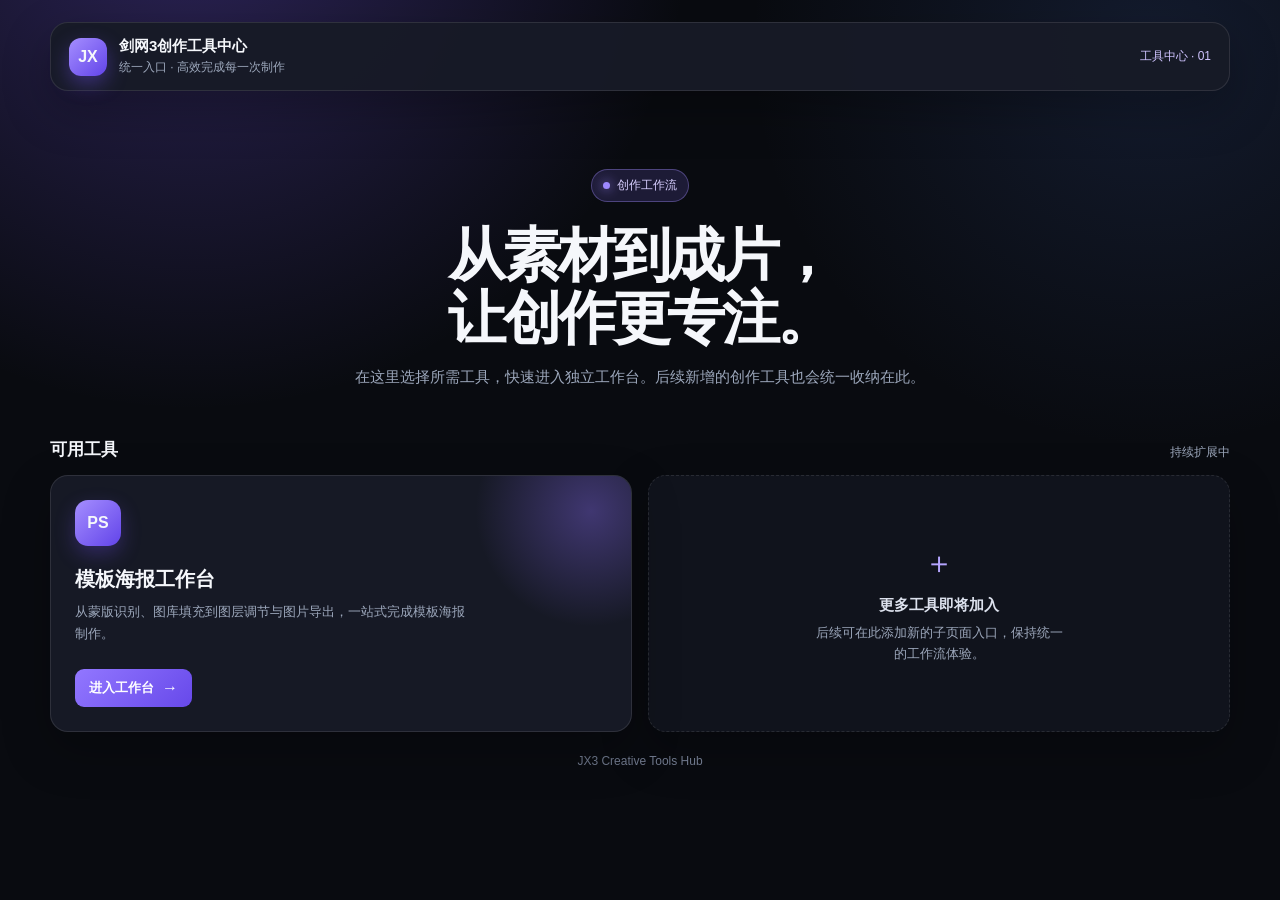
<file: Index.html>
<!DOCTYPE html>
<html lang="zh-CN">
<head>
  <meta charset="UTF-8">
  <meta name="viewport" content="width=device-width, initial-scale=1.0">
  <title>剑网3创作工具中心</title>
  <style>
    :root {
      --page: #090b10;
      --panel: rgba(23, 27, 39, .96);
      --line: rgba(255, 255, 255, .1);
      --text: #f5f7fb;
      --muted: #9ca7bb;
      --accent-soft: rgba(139, 112, 255, .16);
    }
    * { box-sizing: border-box; }
    body {
      min-width: 0;
      min-height: 100vh;
      margin: 0;
      color: var(--text);
      font-family: Inter, "Segoe UI", "PingFang SC", "Microsoft YaHei", sans-serif;
      background: radial-gradient(circle at 15% -10%, rgba(117, 86, 235, .32), transparent 34%), radial-gradient(circle at 90% 5%, rgba(67, 101, 184, .18), transparent 28%), var(--page);
    }
    .app { width: min(1180px, calc(100% - 40px)); margin: 0 auto; padding: 22px 0 48px; }
    .topbar, .tool-card, .roadmap { border: 1px solid var(--line); border-radius: 18px; background: var(--panel); box-shadow: 0 18px 48px rgba(0, 0, 0, .26); }
    .topbar { display: flex; align-items: center; justify-content: space-between; gap: 16px; padding: 14px 18px; }
    .brand { display: flex; align-items: center; gap: 12px; }
    .brand-mark { display: grid; width: 38px; height: 38px; place-items: center; border-radius: 12px; font-weight: 800; background: linear-gradient(135deg, #a58eff, #6244e9); box-shadow: 0 8px 20px rgba(112, 79, 240, .4); }
    .brand strong { display: block; font-size: 15px; }
    .brand span { display: block; margin-top: 3px; color: var(--muted); font-size: 12px; }
    .status { color: #cfc4ff; font-size: 12px; }
    .hero { padding: 78px 0 48px; text-align: center; }
    .hero-badge { display: inline-flex; align-items: center; gap: 7px; padding: 7px 11px; color: #d7ceff; font-size: 12px; border: 1px solid rgba(165, 142, 255, .36); border-radius: 999px; background: var(--accent-soft); }
    .hero-badge::before { width: 7px; height: 7px; content: ""; border-radius: 50%; background: #9d88ff; box-shadow: 0 0 12px #9d88ff; }
    h1 { max-width: 760px; margin: 22px auto 14px; font-size: clamp(32px, 5vw, 58px); letter-spacing: -.055em; line-height: 1.08; }
    .hero p { max-width: 600px; margin: 0 auto; color: var(--muted); font-size: 15px; line-height: 1.8; }
    .section-head { display: flex; align-items: end; justify-content: space-between; gap: 16px; margin-bottom: 14px; }
    .section-head h2 { margin: 0; font-size: 17px; }
    .section-head span { color: var(--muted); font-size: 12px; }
    .tool-grid { display: grid; grid-template-columns: repeat(2, minmax(0, 1fr)); gap: 16px; }
    .tool-card { position: relative; min-height: 250px; padding: 24px; overflow: hidden; }
    .tool-card::after { position: absolute; top: -85px; right: -80px; width: 240px; height: 240px; content: ""; border-radius: 50%; background: radial-gradient(circle, rgba(142, 111, 255, .35), transparent 68%); pointer-events: none; }
    .tool-icon { display: grid; width: 46px; height: 46px; place-items: center; border-radius: 13px; font-weight: 800; background: linear-gradient(135deg, #a58eff, #6244e9); box-shadow: 0 8px 20px rgba(112, 79, 240, .3); }
    .tool-card h3 { margin: 20px 0 8px; font-size: 20px; }
    .tool-card p { max-width: 390px; margin: 0; color: var(--muted); font-size: 13px; line-height: 1.7; }
    .tool-link { display: inline-flex; align-items: center; gap: 8px; margin-top: 24px; padding: 10px 14px; color: white; font-size: 13px; font-weight: 700; text-decoration: none; border-radius: 9px; background: linear-gradient(135deg, #9277ff, #6749ea); transition: transform .16s ease, box-shadow .16s ease; }
    .tool-link:hover { transform: translateY(-2px); box-shadow: 0 8px 18px rgba(104, 73, 234, .32); }
    .tool-link::after { content: "→"; font-size: 16px; }
    .roadmap { display: grid; min-height: 250px; place-items: center; padding: 24px; color: var(--muted); text-align: center; border-style: dashed; background: rgba(23, 27, 39, .58); }
    .roadmap-icon { margin-bottom: 12px; color: #b5a5ff; font-size: 30px; }
    .roadmap strong { display: block; color: #dbe0ec; font-size: 15px; }
    .roadmap small { display: block; max-width: 250px; margin-top: 7px; line-height: 1.6; }
    footer { margin-top: 22px; color: #6f788c; font-size: 12px; text-align: center; }
    @media (max-width: 680px) {
      .app { width: calc(100% - 24px); padding-top: 12px; }
      .topbar { padding: 12px; }
      .status { display: none; }
      .hero { padding: 58px 0 38px; text-align: left; }
      h1 { margin-top: 18px; }
      .hero p { margin: 0; }
      .tool-grid { grid-template-columns: 1fr; }
      .section-head { align-items: start; flex-direction: column; gap: 6px; }
    }
  </style>
</head>
<body>
  <main class="app">
    <header class="topbar">
      <div class="brand"><div class="brand-mark">JX</div><div><strong>剑网3创作工具中心</strong><span>统一入口 · 高效完成每一次制作</span></div></div>
      <span class="status">工具中心 · 01</span>
    </header>
    <section class="hero">
      <span class="hero-badge">创作工作流</span>
      <h1>从素材到成片，<br>让创作更专注。</h1>
      <p>在这里选择所需工具，快速进入独立工作台。后续新增的创作工具也会统一收纳在此。</p>
    </section>
    <section aria-labelledby="tools-title">
      <div class="section-head"><h2 id="tools-title">可用工具</h2><span>持续扩展中</span></div>
      <div class="tool-grid">
        <article class="tool-card">
          <div class="tool-icon">PS</div>
          <h3>模板海报工作台</h3>
          <p>从蒙版识别、图库填充到图层调节与图片导出，一站式完成模板海报制作。</p>
          <a class="tool-link" href="PSOnline/index.html">进入工作台</a>
        </article>
        <article class="roadmap"><div><div class="roadmap-icon">＋</div><strong>更多工具即将加入</strong><small>后续可在此添加新的子页面入口，保持统一的工作流体验。</small></div></article>
      </div>
    </section>
    <footer>JX3 Creative Tools Hub</footer>
  </main>
</body>
</html>
</file>
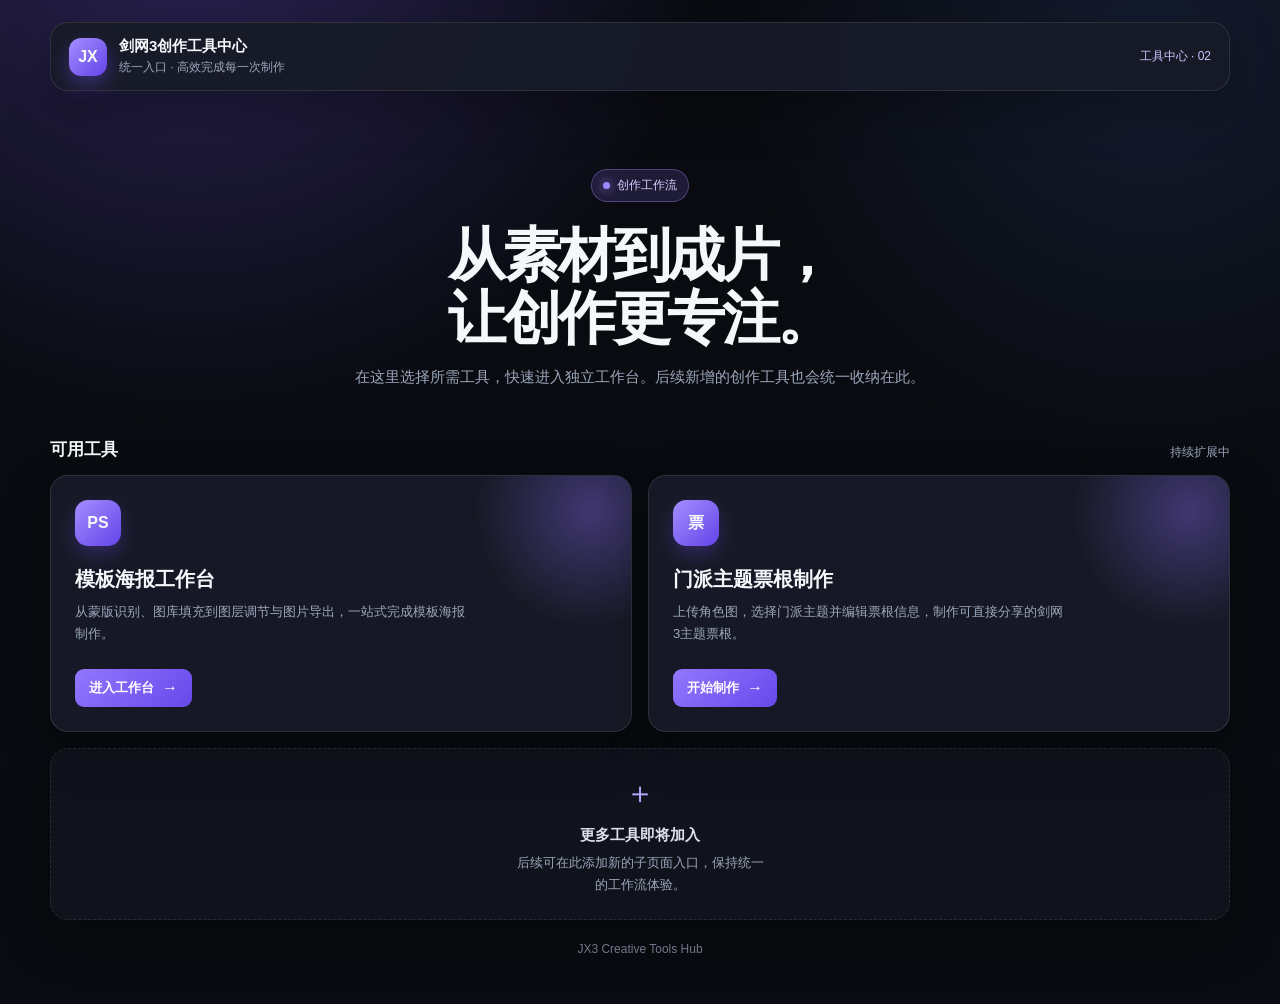
<file: index.html>
<!DOCTYPE html>
<html lang="zh-CN">
<head>
  <meta charset="UTF-8">
  <meta name="viewport" content="width=device-width, initial-scale=1.0">
  <title>剑网3创作工具中心</title>
  <style>
    :root {
      --page: #090b10;
      --panel: rgba(23, 27, 39, .96);
      --line: rgba(255, 255, 255, .1);
      --text: #f5f7fb;
      --muted: #9ca7bb;
      --accent-soft: rgba(139, 112, 255, .16);
    }
    * { box-sizing: border-box; }
    body {
      min-width: 0;
      min-height: 100vh;
      margin: 0;
      color: var(--text);
      font-family: Inter, "Segoe UI", "PingFang SC", "Microsoft YaHei", sans-serif;
      background: radial-gradient(circle at 15% -10%, rgba(117, 86, 235, .32), transparent 34%), radial-gradient(circle at 90% 5%, rgba(67, 101, 184, .18), transparent 28%), var(--page);
    }
    .app { width: min(1180px, calc(100% - 40px)); margin: 0 auto; padding: 22px 0 48px; }
    .topbar, .tool-card, .roadmap { border: 1px solid var(--line); border-radius: 18px; background: var(--panel); box-shadow: 0 18px 48px rgba(0, 0, 0, .26); }
    .topbar { display: flex; align-items: center; justify-content: space-between; gap: 16px; padding: 14px 18px; }
    .brand { display: flex; align-items: center; gap: 12px; }
    .brand-mark { display: grid; width: 38px; height: 38px; place-items: center; border-radius: 12px; font-weight: 800; background: linear-gradient(135deg, #a58eff, #6244e9); box-shadow: 0 8px 20px rgba(112, 79, 240, .4); }
    .brand strong { display: block; font-size: 15px; }
    .brand span { display: block; margin-top: 3px; color: var(--muted); font-size: 12px; }
    .status { color: #cfc4ff; font-size: 12px; }
    .hero { padding: 78px 0 48px; text-align: center; }
    .hero-badge { display: inline-flex; align-items: center; gap: 7px; padding: 7px 11px; color: #d7ceff; font-size: 12px; border: 1px solid rgba(165, 142, 255, .36); border-radius: 999px; background: var(--accent-soft); }
    .hero-badge::before { width: 7px; height: 7px; content: ""; border-radius: 50%; background: #9d88ff; box-shadow: 0 0 12px #9d88ff; }
    h1 { max-width: 760px; margin: 22px auto 14px; font-size: clamp(32px, 5vw, 58px); letter-spacing: -.055em; line-height: 1.08; }
    .hero p { max-width: 600px; margin: 0 auto; color: var(--muted); font-size: 15px; line-height: 1.8; }
    .section-head { display: flex; align-items: end; justify-content: space-between; gap: 16px; margin-bottom: 14px; }
    .section-head h2 { margin: 0; font-size: 17px; }
    .section-head span { color: var(--muted); font-size: 12px; }
    .tool-grid { display: grid; grid-template-columns: repeat(2, minmax(0, 1fr)); gap: 16px; }
    .tool-card { position: relative; min-height: 250px; padding: 24px; overflow: hidden; }
    .tool-card::after { position: absolute; top: -85px; right: -80px; width: 240px; height: 240px; content: ""; border-radius: 50%; background: radial-gradient(circle, rgba(142, 111, 255, .35), transparent 68%); pointer-events: none; }
    .tool-icon { display: grid; width: 46px; height: 46px; place-items: center; border-radius: 13px; font-weight: 800; background: linear-gradient(135deg, #a58eff, #6244e9); box-shadow: 0 8px 20px rgba(112, 79, 240, .3); }
    .tool-card h3 { margin: 20px 0 8px; font-size: 20px; }
    .tool-card p { max-width: 390px; margin: 0; color: var(--muted); font-size: 13px; line-height: 1.7; }
    .tool-link { display: inline-flex; align-items: center; gap: 8px; margin-top: 24px; padding: 10px 14px; color: white; font-size: 13px; font-weight: 700; text-decoration: none; border-radius: 9px; background: linear-gradient(135deg, #9277ff, #6749ea); transition: transform .16s ease, box-shadow .16s ease; }
    .tool-link:hover { transform: translateY(-2px); box-shadow: 0 8px 18px rgba(104, 73, 234, .32); }
    .tool-link::after { content: "→"; font-size: 16px; }
    .roadmap { display: grid; grid-column: 1 / -1; min-height: 150px; place-items: center; padding: 24px; color: var(--muted); text-align: center; border-style: dashed; background: rgba(23, 27, 39, .58); }
    .roadmap-icon { margin-bottom: 12px; color: #b5a5ff; font-size: 30px; }
    .roadmap strong { display: block; color: #dbe0ec; font-size: 15px; }
    .roadmap small { display: block; max-width: 250px; margin-top: 7px; line-height: 1.6; }
    footer { margin-top: 22px; color: #6f788c; font-size: 12px; text-align: center; }
    @media (max-width: 680px) {
      .app { width: calc(100% - 24px); padding-top: 12px; }
      .topbar { padding: 12px; }
      .status { display: none; }
      .hero { padding: 58px 0 38px; text-align: left; }
      h1 { margin-top: 18px; }
      .hero p { margin: 0; }
      .tool-grid { grid-template-columns: 1fr; }
      .section-head { align-items: start; flex-direction: column; gap: 6px; }
    }
  </style>
</head>
<body>
  <main class="app">
    <header class="topbar">
      <div class="brand"><div class="brand-mark">JX</div><div><strong>剑网3创作工具中心</strong><span>统一入口 · 高效完成每一次制作</span></div></div>
      <span class="status">工具中心 · 02</span>
    </header>
    <section class="hero">
      <span class="hero-badge">创作工作流</span>
      <h1>从素材到成片，<br>让创作更专注。</h1>
      <p>在这里选择所需工具，快速进入独立工作台。后续新增的创作工具也会统一收纳在此。</p>
    </section>
    <section aria-labelledby="tools-title">
      <div class="section-head"><h2 id="tools-title">可用工具</h2><span>持续扩展中</span></div>
      <div class="tool-grid">
        <article class="tool-card">
          <div class="tool-icon">PS</div>
          <h3>模板海报工作台</h3>
          <p>从蒙版识别、图库填充到图层调节与图片导出，一站式完成模板海报制作。</p>
          <a class="tool-link" href="PSOnline/index.html">进入工作台</a>
        </article>
        <article class="tool-card">
          <div class="tool-icon">票</div>
          <h3>门派主题票根制作</h3>
          <p>上传角色图，选择门派主题并编辑票根信息，制作可直接分享的剑网3主题票根。</p>
          <a class="tool-link" href="TicketOnline/index.html">开始制作</a>
        </article>
        <article class="roadmap"><div><div class="roadmap-icon">＋</div><strong>更多工具即将加入</strong><small>后续可在此添加新的子页面入口，保持统一的工作流体验。</small></div></article>
      </div>
    </section>
    <footer>JX3 Creative Tools Hub</footer>
  </main>
</body>
</html>
</file>
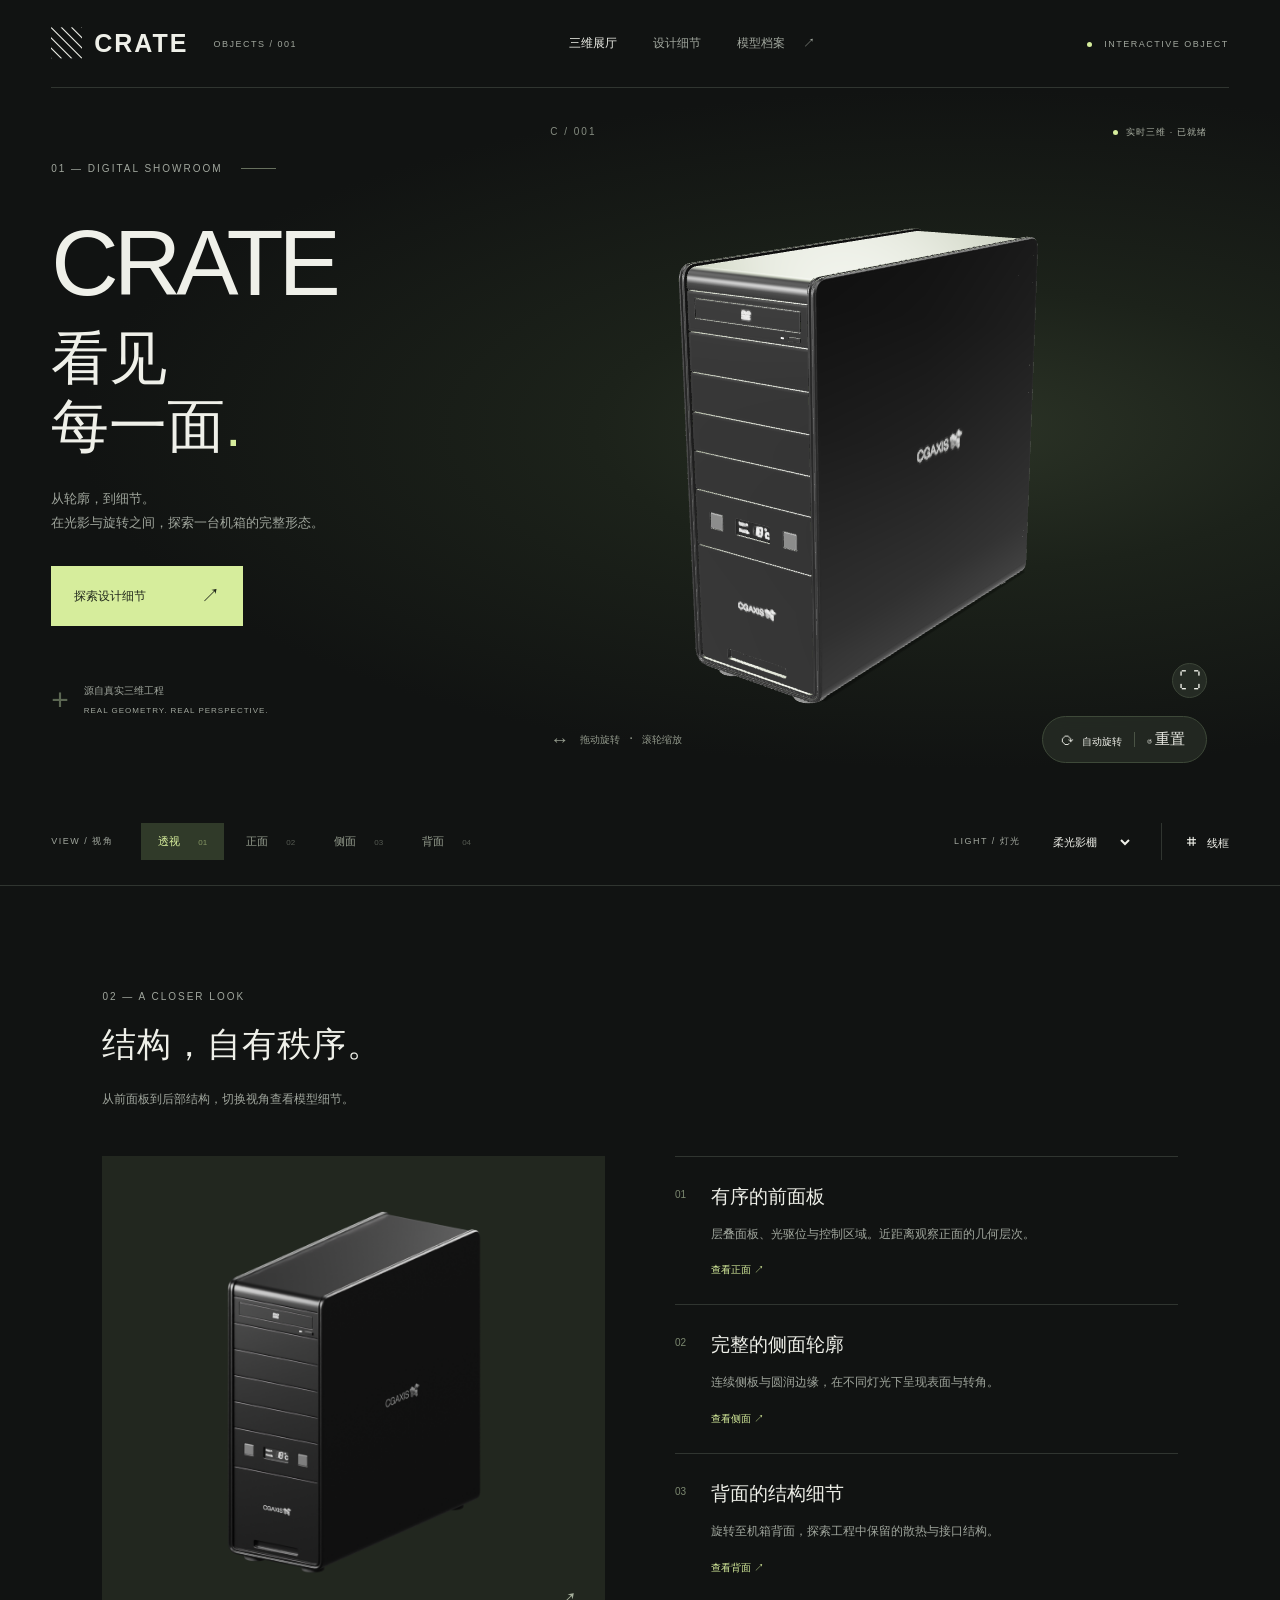
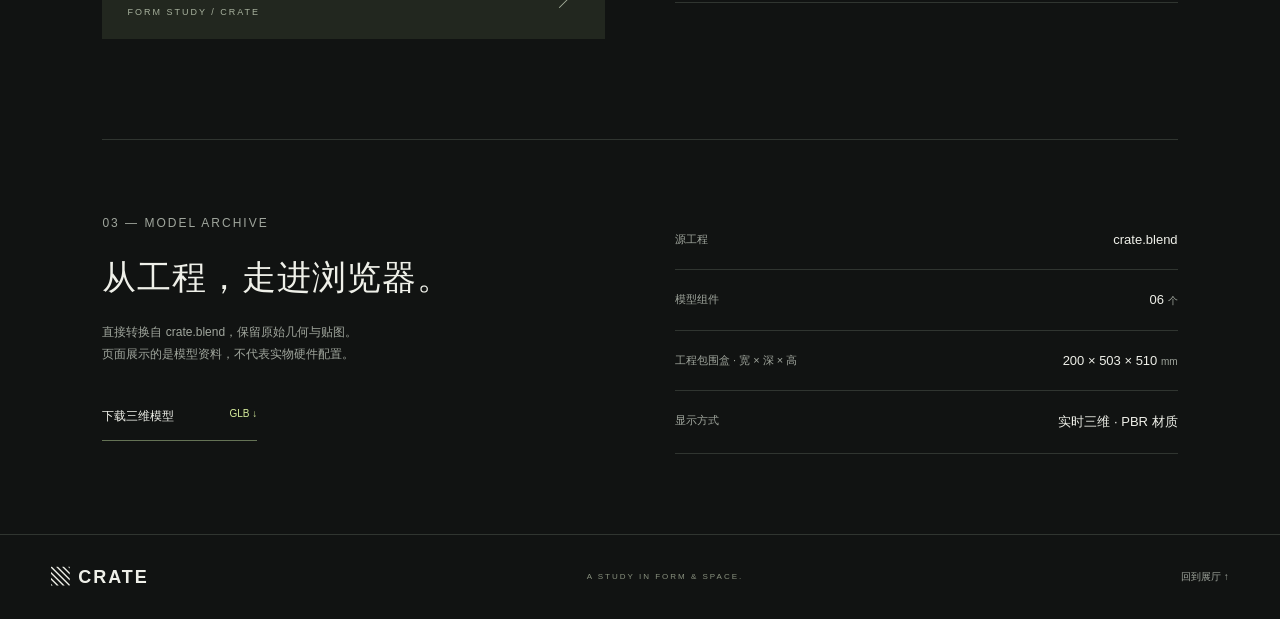
<file: github-upload/index.html>
<!doctype html>
<html lang="zh-CN"><head><meta charset="utf-8"><meta name="viewport" content="width=device-width,initial-scale=1"><meta name="theme-color" content="#111312"><title>CRATE — 看见每一面</title><meta name="description" content="探索 CRATE 电脑机箱的真实三维模型。自由旋转、切换视角，在光影中查看每一处结构。"><link rel="stylesheet" href="style.css"><script type="importmap">{"imports":{"three":"./vendor/build/three.module.js","three/addons/":"./vendor/jsm/"}}</script></head>
<body>
<header><a class="brand" href="#" aria-label="CRATE 首页"><span class="brand-icon">▧</span> CRATE<span class="brand-sub">OBJECTS / 001</span></a><nav><a class="active" href="#showroom">三维展厅</a><a href="#details">设计细节</a><a href="#archive">模型档案 <span>↗</span></a></nav><span class="nav-meta"><i></i> INTERACTIVE OBJECT</span></header>
<main>
<section id="showroom" class="hero">
 <div class="hero-copy"><p class="eyebrow"><span>01 — DIGITAL SHOWROOM</span><span class="small-line"></span></p><h1>CRATE<span>看见<br>每一面<span class="period">.</span></span></h1><p class="intro">从轮廓，到细节。<br>在光影与旋转之间，探索一台机箱的完整形态。</p><a class="primary" href="#details">探索设计细节 <span>↗</span></a><div class="hero-foot"><span class="cross">+</span><p>源自真实三维工程<br><span>REAL GEOMETRY. REAL PERSPECTIVE.</span></p></div></div>
 <div id="viewer" class="viewer" aria-label="可交互机箱三维视图"><div class="viewer-grid"></div><div class="stage-mark">C / 001</div><div class="live-label"><i></i><span id="render-status" role="status">正在准备三维场景</span></div><img id="poster" src="assets/poster.png" alt="黑色电脑机箱三维渲染" fetchpriority="high"><canvas id="scene" aria-label="机箱三维画布，拖动旋转，滚轮缩放" tabindex="0"></canvas><div id="loading" class="loading"><span id="load-text">正在载入真实模型</span><span id="load-progress">0%</span><div><i id="progress-bar"></i></div></div><div id="selection" class="selection" hidden></div><button id="fullscreen" class="icon-button fullscreen" title="全屏查看" aria-label="全屏查看">⛶</button><div class="stage-bottom"><div class="gesture"><span>↔</span> 拖动旋转 <b>·</b> 滚轮缩放</div><div class="toolbar"><button id="rotate" aria-pressed="false" title="自动旋转"><span>⟳</span> 自动旋转</button><span class="divider"></span><button id="reset" title="恢复初始视角">↺ <span>重置</span></button></div></div></div>
</section>
<section class="view-strip" aria-label="场景控制"><div><span class="control-label">VIEW / 视角</span><div class="segmented" id="views"><button data-view="perspective" class="selected" aria-pressed="true">透视 <span>01</span></button><button data-view="front" aria-pressed="false">正面 <span>02</span></button><button data-view="side" aria-pressed="false">侧面 <span>03</span></button><button data-view="back" aria-pressed="false">背面 <span>04</span></button></div></div><div class="light-controls"><label class="control-label" for="lighting">LIGHT / 灯光</label><select id="lighting"><option value="studio">柔光影棚</option><option value="cool">冷调轮廓</option><option value="warm">暖调展厅</option></select><button id="wireframe" class="wire-toggle" aria-pressed="false">⌗ <span>线框</span></button></div></section>
<section id="details" class="details"><div class="section-heading"><p class="eyebrow">02 — A CLOSER LOOK</p><h2>结构，自有秩序。</h2><p>从前面板到后部结构，切换视角查看模型细节。</p></div><div class="detail-grid"><div class="detail-image"><img src="assets/poster.png" alt="机箱前面板及侧板结构" loading="lazy"><span>FORM STUDY / CRATE</span><span class="corner">↗</span></div><div class="detail-list"><button data-detail="front"><span class="detail-num">01</span><div><h3>有序的前面板</h3><p>层叠面板、光驱位与控制区域。近距离观察正面的几何层次。</p><span class="detail-action">查看正面 ↗</span></div></button><button data-detail="side"><span class="detail-num">02</span><div><h3>完整的侧面轮廓</h3><p>连续侧板与圆润边缘，在不同灯光下呈现表面与转角。</p><span class="detail-action">查看侧面 ↗</span></div></button><button data-detail="back"><span class="detail-num">03</span><div><h3>背面的结构细节</h3><p>旋转至机箱背面，探索工程中保留的散热与接口结构。</p><span class="detail-action">查看背面 ↗</span></div></button></div></div></section>
<section id="archive" class="archive"><div><p class="eyebrow">03 — MODEL ARCHIVE</p><h2>从工程，走进浏览器。</h2><p>直接转换自 crate.blend，保留原始几何与贴图。<br>页面展示的是模型资料，不代表实物硬件配置。</p><a href="assets/crate.glb" download="crate.glb" class="download">下载三维模型 <span>GLB ↓</span></a></div><dl><div><dt>源工程</dt><dd>crate.blend</dd></div><div><dt>模型组件</dt><dd>06 <small>个</small></dd></div><div><dt>工程包围盒 · 宽 × 深 × 高</dt><dd>200 × 503 × 510 <small>mm</small></dd></div><div><dt>显示方式</dt><dd>实时三维 · PBR 材质</dd></div></dl></section>
</main><footer><a class="brand" href="#">▧ CRATE</a><span>A STUDY IN FORM & SPACE.</span><a href="#showroom">回到展厅 ↑</a></footer>
<script type="module" src="app.js"></script><noscript><p class="noscript">启用 JavaScript 后可旋转查看三维模型。静态预览仍可查看。</p></noscript>
</body></html>
</file>
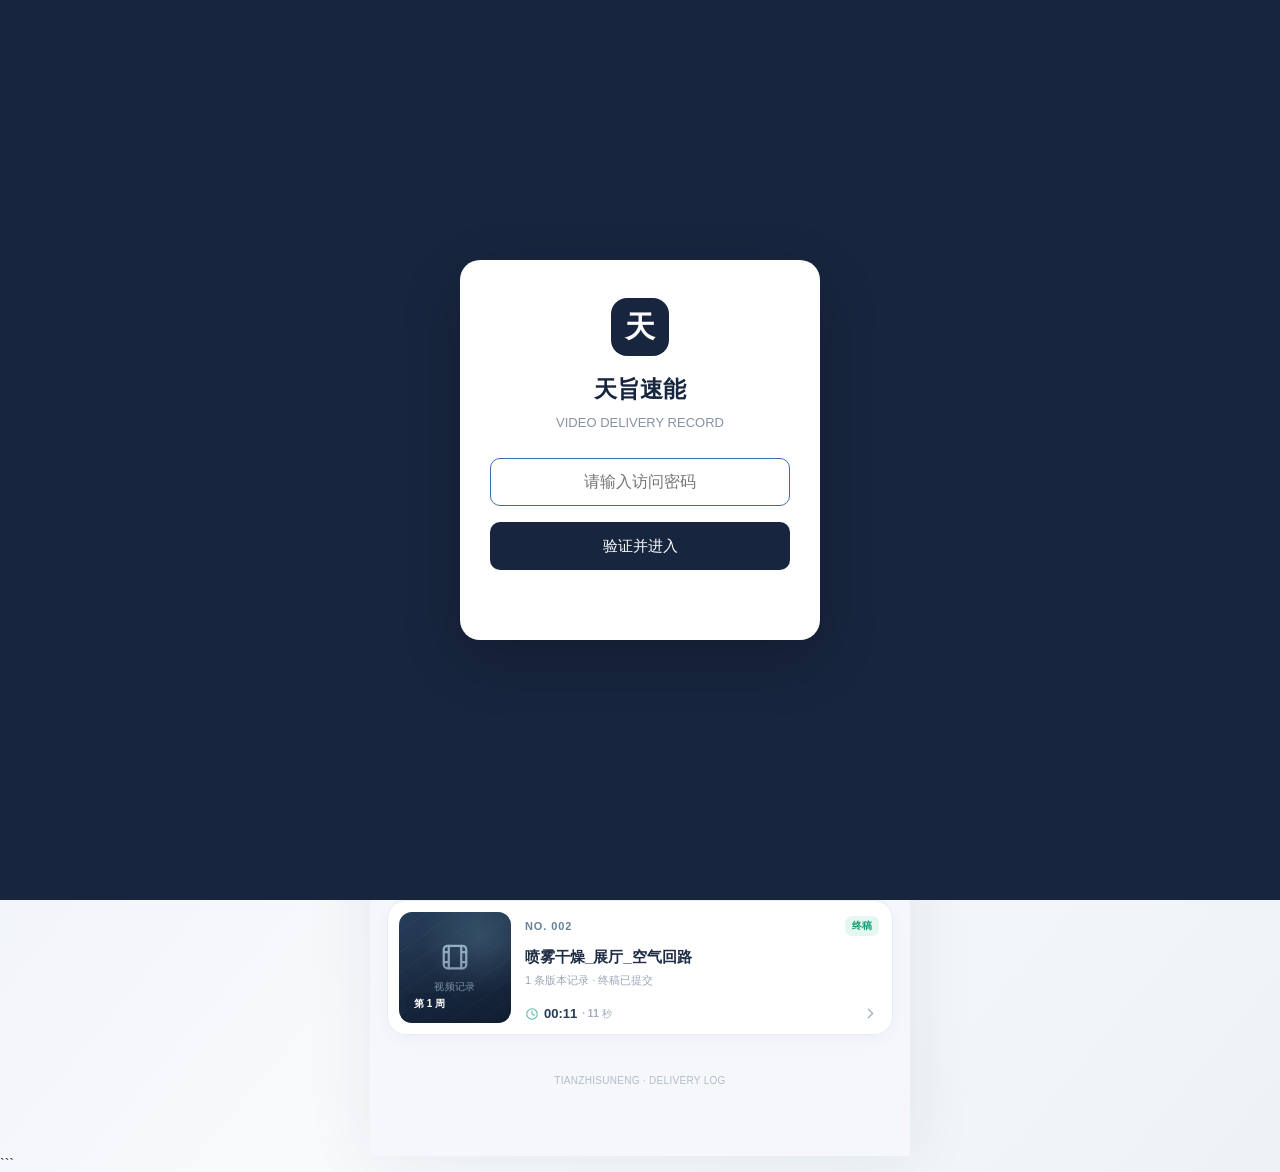
<file: tianzhi/index.html>
<!doctype html>
<html lang="zh-CN">
<head>
  <meta charset="utf-8">
  <meta name="viewport" content="width=device-width, initial-scale=1, viewport-fit=cover">
  <meta name="theme-color" content="#17253e">
  <meta name="description" content="天旨速能视频交付清单">
  <title>天旨速能 · 视频交付清单 · 客户端</title>
  <link rel="stylesheet" href="./styles.css">

  <style>
    /* 密码验证页面 */
    .password-gate {
      position: fixed;
      inset: 0;
      z-index: 999999;
      display: flex;
      align-items: center;
      justify-content: center;
      padding: 24px;
      background: #17253e;
    }

    .password-gate[hidden] {
      display: none !important;
    }

    .password-box {
      width: 100%;
      max-width: 360px;
      padding: 38px 30px;
      box-sizing: border-box;
      border-radius: 20px;
      background: #fff;
      text-align: center;
      box-shadow: 0 20px 60px rgba(0,0,0,.2);
    }

    .password-logo {
      width: 58px;
      height: 58px;
      margin: 0 auto 18px;
      border-radius: 16px;
      background: #17253e;
      color: #fff;
      font-size: 30px;
      line-height: 58px;
      font-weight: bold;
    }

    .password-box h2 {
      margin: 0;
      color: #17253e;
      font-size: 23px;
    }

    .password-box p {
      color: #8792a3;
      font-size: 13px;
      margin: 10px 0 28px;
    }

    .password-box input {
      box-sizing: border-box;
      width: 100%;
      height: 48px;
      padding: 0 15px;
      border: 1px solid #dce2eb;
      border-radius: 10px;
      outline: none;
      font-size: 16px;
      text-align: center;
    }

    .password-box input:focus {
      border-color: #426ba8;
    }

    .password-box button {
      width: 100%;
      height: 48px;
      margin-top: 16px;
      border: none;
      border-radius: 10px;
      background: #17253e;
      color: white;
      font-size: 15px;
      cursor: pointer;
    }

    .password-box button:active {
      opacity: .85;
    }

    #password-error {
      min-height: 20px;
      margin-top: 12px;
      color: #dc4b4b;
      font-size: 13px;
    }
  </style>
</head>

<body data-role="client">

  <!-- 密码验证页面 -->
  <div id="password-gate" class="password-gate">
    <div class="password-box">
      <div class="password-logo">天</div>
      <h2>天旨速能</h2>
      <p>VIDEO DELIVERY RECORD</p>

      <input
        id="access-password"
        type="password"
        placeholder="请输入访问密码"
        maxlength="20"
        autocomplete="off"
      >

      <button id="password-submit">验证并进入</button>

      <div id="password-error" role="alert"></div>
    </div>
  </div>

  <!-- 原有客户端页面 -->
  <div id="app" class="app" hidden>

    <div id="demo-ribbon" class="demo-ribbon" hidden>
      本地演示模式 · 记录只保存在当前浏览器，不会与其他设备同步
    </div>

    <header class="hero" id="hero">
      <div class="hero-top">
        <div class="brand">
          <div class="brand-icon" id="brand-icon"></div>
          <div class="brand-copy">
            <strong>天旨速能</strong>
            <span>VIDEO DELIVERY RECORD</span>
          </div>
        </div>

        <div class="topbar-actions">
          <span class="portal-chip">客户端</span>
        </div>
      </div>

      <div class="project-kicker">当前项目 / CURRENT PROJECT</div>
      <h1 class="project-title">视频制作清单</h1>
    </header>

    <div id="dashboard">

      <div class="summary">

        <div class="summary-cards">

          <div class="metric">
            <div class="metric-heading">
              <span class="metric-icon" id="count-icon"></span>
              终稿视频数量
            </div>
            <div class="metric-number">
              <span id="count-num">0</span>
              <small>个</small>
            </div>
          </div>

          <div class="metric">
            <div class="metric-heading">
              <span class="metric-icon blue" id="time-icon"></span>
              终稿累计总时长
            </div>
            <div class="metric-number">
              <span id="time-num">0</span>
              <small>秒</small>
            </div>
            <div class="metric-foot" id="time-foot">
              合计 00:00 · 0秒
            </div>
          </div>

        </div>

        <div class="progress-panel">
          <div class="progress-main">
            <div class="progress-meta">
              <span>100 个终稿 · 交付进度</span>
              <span>
                <strong id="done-num">0</strong> / 100 个目标
              </span>
            </div>

            <div class="progress-track">
              <div class="progress-fill" id="progress-fill"></div>
            </div>
          </div>

          <div class="progress-score" id="progress-percent">0%</div>
        </div>

      </div>

      <main class="content">

        <div class="section-top">
          <h2 class="section-title">视频明细</h2>
        </div>

        <div class="search">
          <span id="search-icon"></span>
          <input
            id="search-input"
            type="search"
            placeholder="搜索主题、序号或周次"
            autocomplete="off"
          >
          <button
            id="clear-search"
            class="clear-search"
            aria-label="清除搜索"
          ></button>
        </div>

        <div class="result-line">
          <span id="result-left">读取记录中</span>
          <span>按视频序号排列</span>
        </div>

        <div class="video-list" id="video-list">
          <div class="loading">正在加载视频清单…</div>
        </div>

        <div class="copyright">
          TIANZHISUNENG · DELIVERY LOG
        </div>

      </main>
    </div>

    <!-- 视频详情页面 -->
    <main id="detail-page" class="content is-detail detail-page" hidden>

      <button class="back-link" id="back-list">
        ← 返回视频清单
      </button>

      <div id="detail-body" class="loading">
        正在加载详情…
      </div>

      <div class="copyright">
        TIANZHISUNENG · DELIVERY LOG
      </div>

    </main>

  </div>

  <!-- 视频播放器 -->
  <div id="video-player" class="video-overlay">
    <div class="video-player-box">
      <button class="player-close" id="close-player">
        关闭播放器 ✕
      </button>
      <video
        id="native-player"
        controls
        playsinline
        preload="metadata"
      ></video>
    </div>
  </div>

  <!-- 消息提示 -->
  <div class="toast" id="toast" role="status"></div>

  <!-- 配置文件 -->
  <script src="./config.js"></script>

  <!-- 密码验证逻辑 -->
  <script>
    (function () {
      const PASSWORD = "1234";

      const gate = document.getElementById("password-gate");
      const input = document.getElementById("access-password");
      const button = document.getElementById("password-submit");
      const error = document.getElementById("password-error");

      let verified = false;

      function verifyPassword() {
        if (verified) return;

        if (input.value === PASSWORD) {
          verified = true;

          // 隐藏密码页面
          gate.hidden = true;

          // 启动原有客户端程序
          window.dispatchEvent(
            new Event("client-password-verified")
          );

        } else {
          error.textContent = "密码错误，请重新输入";
          input.value = "";
          input.focus();
        }
      }

      button.addEventListener("click", verifyPassword);

      input.addEventListener("keydown", function (event) {
        if (event.key === "Enter") {
          verifyPassword();
        }
      });

      // 自动聚焦密码输入框
      input.focus();
    })();
  </script>

  <!-- 原有业务程序 -->
  <script src="./app.js"></script>

</body>
</html>
```
</file>
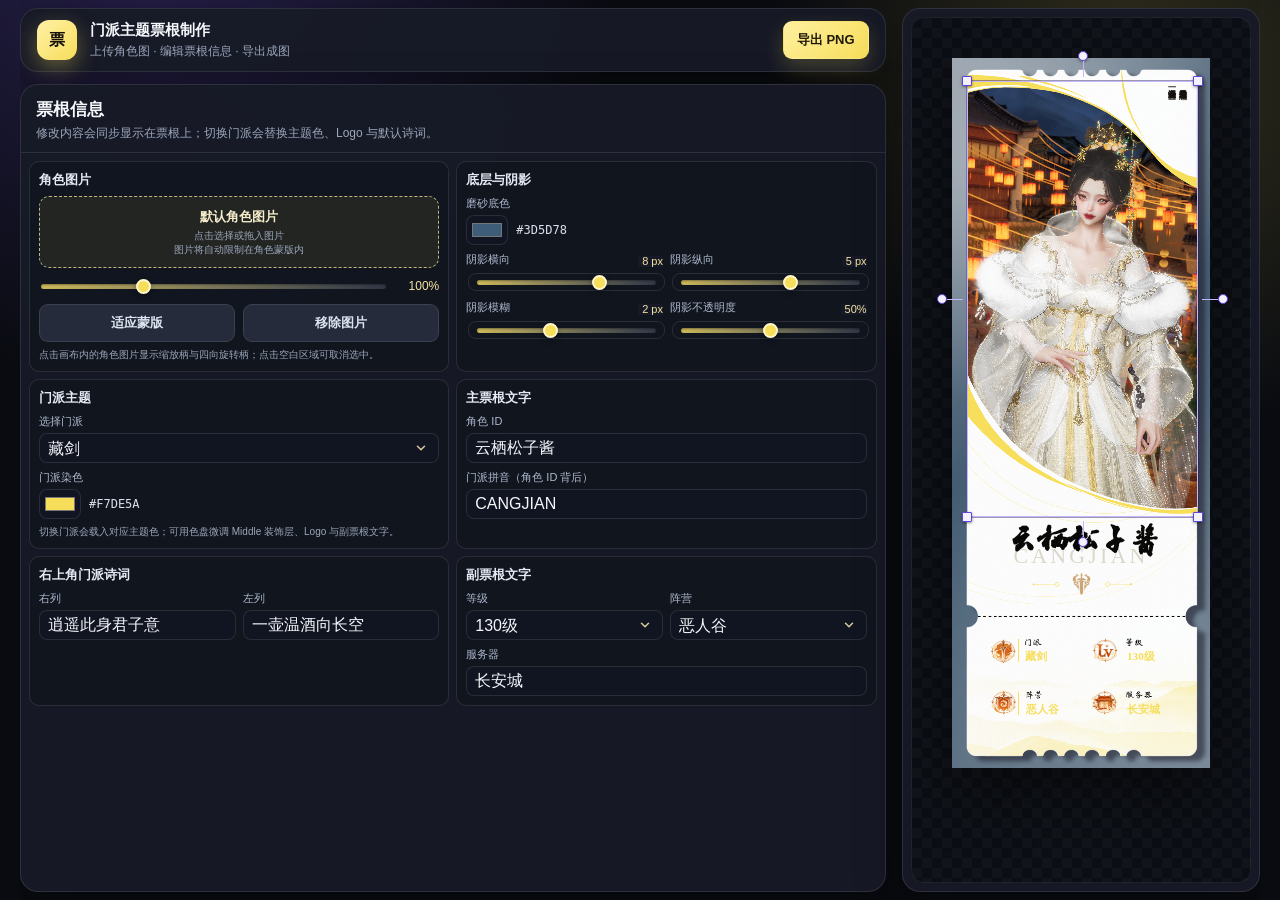
<file: TicketOnline/index.html>
<!DOCTYPE html>
<html lang="zh-CN">
<head>
  <meta charset="UTF-8">
  <meta name="viewport" content="width=device-width, initial-scale=1.0">
  <meta name="description" content="剑网3门派主题票根在线制作工具">
  <title>门派主题票根制作 · 剑网3创作工具中心</title>
  <style>
    :root {
      --page: #090b10;
      --panel: rgba(23, 27, 39, .96);
      --panel-strong: #171b27;
      --line: rgba(255, 255, 255, .1);
      --text: #f5f7fb;
      --muted: #9ca7bb;
      --accent: #f7de5a;
      --accent-soft: rgba(247, 222, 90, .16);
    }
    @font-face {
      font-family: "LiXuke";
      src: url("LiXuke.ttf") format("truetype");
      font-display: swap;
    }

    * { box-sizing: border-box; }
    html, body { width: 100%; height: 100%; overflow: hidden; }
    body {
      min-width: 0;
      min-height: 0;
      height: 100dvh;
      margin: 0;
      color: var(--text);
      font-family: Inter, "Segoe UI", "PingFang SC", "Microsoft YaHei", sans-serif;
      background: radial-gradient(circle at 12% -10%, rgba(117, 86, 235, .28), transparent 32%), radial-gradient(circle at 88% 9%, color-mix(in srgb, var(--accent) 18%, transparent), transparent 26%), var(--page);
    }

    button, input, select { font: inherit; }
    button { color: inherit; }

    .app { display: grid; grid-template-columns: minmax(0, 1fr) clamp(330px, 28vw, 410px); grid-template-rows: auto minmax(0, 1fr); column-gap: 16px; row-gap: 12px; width: min(1480px, calc(100% - 40px)); height: 100dvh; margin: 0 auto; padding: 8px 0; overflow: hidden; }
    .topbar, .panel { border: 1px solid var(--line); border-radius: 18px; background: var(--panel); box-shadow: 0 18px 48px rgba(0, 0, 0, .26); }
    .topbar { display: flex; grid-column: 1; grid-row: 1; align-items: center; justify-content: space-between; gap: 18px; padding: 11px 16px; }
    .brand, .brand-copy { display: flex; align-items: center; min-width: 0; }
    .brand { gap: 13px; }
    .brand-mark { display: grid; flex: 0 0 auto; width: 40px; height: 40px; place-items: center; color: #16120a; font-weight: 900; border-radius: 12px; background: linear-gradient(135deg, #fff1a7, var(--accent)); box-shadow: 0 8px 22px color-mix(in srgb, var(--accent) 34%, transparent); }
    .brand-copy { gap: 10px; }
    .back-link { color: var(--muted); font-size: 13px; text-decoration: none; transition: color .16s ease; }
    .back-link:hover { color: var(--text); }
    .brand strong { display: block; overflow: hidden; text-overflow: ellipsis; white-space: nowrap; font-size: 15px; }
    .brand span { display: block; margin-top: 3px; color: var(--muted); font-size: 12px; }

    .button { display: inline-flex; align-items: center; justify-content: center; min-height: 38px; padding: 8px 13px; cursor: pointer; color: #dce3f1; font-size: 13px; font-weight: 700; border: 1px solid var(--line); border-radius: 9px; background: #252b3a; transition: transform .16s ease, border-color .16s ease, background .16s ease, box-shadow .16s ease; }
    .button:hover:not(:disabled) { transform: translateY(-1px); border-color: color-mix(in srgb, var(--accent) 56%, var(--line)); background: #343c50; }
    .button.primary { color: #201a08; border-color: transparent; background: linear-gradient(135deg, #fff0a0, var(--accent)); box-shadow: 0 9px 20px color-mix(in srgb, var(--accent) 20%, transparent); }
    .button.primary:hover:not(:disabled) { background: linear-gradient(135deg, #fff5bd, var(--accent)); }

    .workspace { display: contents; }
    .controls { display: flex; grid-column: 1; grid-row: 2; position: static; min-height: 0; flex-direction: column; overflow: visible; }
    .panel-heading { padding: 13px 15px 10px; border-bottom: 1px solid var(--line); }
    .panel-heading h1, .preview-heading h2 { margin: 0; font-size: 17px; }
    .panel-heading p, .preview-heading p { margin: 4px 0 0; color: var(--muted); font-size: 12px; line-height: 1.45; }
    .control-scroll { display: grid; min-height: 0; grid-template-columns: repeat(2, minmax(0, 1fr)); align-content: start; gap: 7px; padding: 8px; flex: 1 1 auto; overflow: visible; }
    .control-group { padding: 9px; border: 1px solid var(--line); border-radius: 10px; background: rgba(8, 11, 17, .28); }
    .control-group + .control-group { margin-top: 0; }
    .group-title { display: flex; align-items: center; justify-content: space-between; gap: 10px; margin: 0 0 7px; color: #e5e9f4; font-size: 13px; font-weight: 800; }
    .group-tip { margin: 6px 0 0; color: var(--muted); font-size: 10px; line-height: 1.4; }
    .field-grid { display: grid; grid-template-columns: 1fr 1fr; gap: 7px; }
    .field { display: grid; gap: 4px; min-width: 0; }
    .field.full { grid-column: 1 / -1; }
    .field label { color: #aeb9ce; font-size: 11px; }
    .field input, .field select { width: 100%; min-width: 0; height: 30px; padding: 5px 8px; color: var(--text); outline: none; border: 1px solid var(--line); border-radius: 8px; background-color: #111521; transition: border-color .16s ease, background-color .16s ease, box-shadow .16s ease; }
    .field select { padding-right: 30px; appearance: none; background-image: url("data:image/svg+xml,%3Csvg xmlns='http://www.w3.org/2000/svg' viewBox='0 0 16 16' fill='none'%3E%3Cpath d='m4 6 4 4 4-4' stroke='%23d4c6a0' stroke-width='1.8' stroke-linecap='round' stroke-linejoin='round'/%3E%3C/svg%3E"); background-repeat: no-repeat; background-position: right 10px center; background-size: 14px; }
    .field input:hover, .field select:hover { border-color: color-mix(in srgb, var(--accent) 55%, var(--line)); background-color: #1b2030; }
    .field input:focus, .field select:focus { border-color: var(--accent); box-shadow: 0 0 0 3px color-mix(in srgb, var(--accent) 14%, transparent); }
    .field select option { color: var(--text); background: #171b27; }
    .color-field { display: flex; align-items: center; gap: 8px; }
    .color-field input[type="color"] { flex: 0 0 42px; width: 42px; padding: 3px; cursor: pointer; }
    .color-field output { min-width: 0; color: #d9e0ec; font-family: ui-monospace, SFMono-Regular, Consolas, monospace; font-size: 12px; }
    .shadow-control { position: relative; display: block; min-width: 0; }
    .shadow-control input[type="range"] { display: block; width: 100%; }
    .shadow-control output { position: absolute; right: 0; bottom: calc(100% + 4px); padding-left: 4px; color: #f5e5a4; font-size: 11px; line-height: 1; text-align: right; background: rgba(23, 27, 39, .96); pointer-events: none; }

    .upload-zone { display: grid; min-height: 72px; place-items: center; padding: 10px; cursor: pointer; text-align: center; border: 1px dashed color-mix(in srgb, var(--accent) 50%, #8290a8); border-radius: 10px; background: color-mix(in srgb, var(--accent) 8%, transparent); transition: background .16s ease, border-color .16s ease; }
    .upload-zone:hover, .upload-zone.dragging { border-color: var(--accent); background: color-mix(in srgb, var(--accent) 17%, transparent); }
    .upload-zone strong { display: block; color: #f5edca; font-size: 13px; }
    .upload-zone span { display: block; margin-top: 3px; color: var(--muted); font-size: 10px; line-height: 1.35; }
    .upload-zone input { position: absolute; width: 1px; height: 1px; overflow: hidden; opacity: 0; }
    .photo-actions, .zoom-row { display: flex; align-items: center; gap: 8px; margin-top: 7px; }
    .photo-actions .button { flex: 1; }
    .zoom-row output { min-width: 43px; color: #f5e5a4; font-size: 12px; text-align: right; }
    input[type="range"] { flex: 1; height: 18px; cursor: pointer; appearance: none; background: transparent; }
    input[type="range"]::-webkit-slider-runnable-track { height: 5px; border-radius: 99px; background: linear-gradient(90deg, color-mix(in srgb, var(--accent) 76%, #4a435e), #303746); box-shadow: inset 0 1px 2px rgba(0,0,0,.35); }
    input[type="range"]::-webkit-slider-thumb { width: 15px; height: 15px; margin-top: -5px; cursor: grab; border: 2px solid #fff7cf; border-radius: 50%; appearance: none; background: var(--accent); box-shadow: 0 2px 6px rgba(0,0,0,.35); }
    input[type="range"]::-moz-range-track { height: 5px; border-radius: 99px; background: #303746; }
    input[type="range"]::-moz-range-progress { height: 5px; border-radius: 99px; background: var(--accent); }
    input[type="range"]::-moz-range-thumb { width: 11px; height: 11px; cursor: grab; border: 2px solid #fff7cf; border-radius: 50%; background: var(--accent); box-shadow: 0 2px 6px rgba(0,0,0,.35); }

    .preview { position: relative; display: flex; grid-column: 2; grid-row: 1 / span 2; min-width: 0; min-height: 0; padding: 8px; flex-direction: column; overflow: visible; }
    .preview-heading { display: none; align-items: end; justify-content: space-between; gap: 14px; padding: 2px 2px 13px; }
    .preview-heading > div:last-child { color: #c9d1df; font-size: 11px; text-align: right; }
    .stage-shell { flex: 1 1 auto; min-height: 0; height: auto; padding: 40px; cursor: grab; overflow: auto; scrollbar-width: none; -ms-overflow-style: none; overscroll-behavior: contain; border: 1px solid rgba(255,255,255,.07); border-radius: 13px; background-color: #0b0e14; background-image: linear-gradient(45deg, rgba(255,255,255,.022) 25%, transparent 25%, transparent 75%, rgba(255,255,255,.022) 75%), linear-gradient(45deg, rgba(255,255,255,.022) 25%, transparent 25%, transparent 75%, rgba(255,255,255,.022) 75%); background-position: 0 0, 10px 10px; background-size: 20px 20px; }
    .stage-shell::-webkit-scrollbar { width: 0; height: 0; display: none; }
    .stage-shell.panning { cursor: grabbing; user-select: none; }
    .ticket-stage { position: relative; isolation: isolate; container-type: inline-size; width: min(100%, clamp(180px, 22vh, 250px)); min-width: 0; margin: 0 auto; overflow: visible; aspect-ratio: 2000 / 5500; touch-action: none; background: #10151e; box-shadow: 0 24px 54px rgba(0,0,0,.45); --faction-color: #f7de5a; --frost-color: #3d5d78; --frost-opacity: .82; --body-shadow-x: 8px; --body-shadow-y: 5px; --body-shadow-blur: 2px; --body-shadow-opacity: .5; }
    .ticket-stage.dragging { cursor: grabbing; }
    .ticket-stage::before { position: absolute; z-index: 0; inset: 0; content: ""; opacity: var(--frost-opacity); background: linear-gradient(138deg, rgba(255,255,255,.54), rgba(255,255,255,.1) 46%, rgba(255,255,255,.34)), radial-gradient(circle at 18% 15%, rgba(255,255,255,.56), transparent 37%), radial-gradient(circle at 84% 89%, rgba(255,255,255,.22), transparent 44%), var(--frost-color); backdrop-filter: blur(18px) saturate(142%); }
    .ticket-layer { position: absolute; inset: 0; width: 100%; height: 100%; user-select: none; pointer-events: none; }
    .body-layer { z-index: 1; filter: drop-shadow(var(--body-shadow-x) var(--body-shadow-y) var(--body-shadow-blur) rgba(18, 13, 27, var(--body-shadow-opacity))); }
    .middle-canvas { z-index: 2; pointer-events: none; }
    .photo-canvas { z-index: 3; pointer-events: none; }
    .photo-layer { z-index: 4; cursor: default; pointer-events: auto; }
    .photo-layer.has-photo { cursor: grab; }
    .photo-layer.has-photo.selected { cursor: grab; }
    .photo-layer.has-photo:not(.selected):hover::after { position: absolute; top: 1.2%; left: 50%; padding: 5px 8px; content: "点击图片显示操作手柄"; transform: translateX(-50%); color: rgba(255,255,255,.96); font-size: 2cqw; white-space: nowrap; border-radius: 99px; background: rgba(5,7,10,.58); pointer-events: none; }
    .character-photo { display: none; }
    .photo-empty { position: absolute; top: 38%; left: 50%; display: grid; width: 44%; min-height: 12%; place-items: center; padding: 14px; transform: translate(-50%, -50%); color: rgba(64, 54, 38, .68); font-size: 2.3cqw; font-weight: 700; line-height: 1.65; text-align: center; border: .25cqw dashed rgba(177, 137, 70, .56); border-radius: 1.2cqw; background: rgba(255,255,255,.5); pointer-events: none; }
    .photo-layer.has-photo .photo-empty { display: none; }
    .content-layer { z-index: 5; pointer-events: none; }
    .photo-transform-layer { position: absolute; z-index: 1000; inset: 0; overflow: visible; pointer-events: none; }
    .transform-box { position: absolute; z-index: 1; border: 1px solid #c4b6ff; box-shadow: 0 0 0 1px rgba(40,29,92,.45); pointer-events: none; transform-origin: center center; }
    .transform-handle { position: absolute; z-index: 2; width: 10px; height: 10px; padding: 0; border: 1px solid #5d43d7; border-radius: 1px; background: #f4f1ff; box-shadow: 0 1px 3px rgba(0,0,0,.42); pointer-events: auto; }
    .transform-handle[data-handle="nw"] { top: -6px; left: -6px; cursor: nwse-resize; }
    .transform-handle[data-handle="ne"] { top: -6px; right: -6px; cursor: nesw-resize; }
    .transform-handle[data-handle="se"] { right: -6px; bottom: -6px; cursor: nwse-resize; }
    .transform-handle[data-handle="sw"] { bottom: -6px; left: -6px; cursor: nesw-resize; }
    .transform-handle[data-handle^="rotate"] { border-radius: 50%; cursor: grab; }
    .transform-handle[data-handle^="rotate"]::after { position: absolute; content: ""; background: #c4b6ff; pointer-events: none; }
    .transform-handle[data-handle="rotate-top"] { top: -31px; left: calc(50% - 5px); }
    .transform-handle[data-handle="rotate-top"]::after { top: 9px; left: 4px; width: 1px; height: 16px; }
    .transform-handle[data-handle="rotate-right"] { top: calc(50% - 5px); right: -31px; }
    .transform-handle[data-handle="rotate-right"]::after { top: 4px; right: 9px; width: 16px; height: 1px; }
    .transform-handle[data-handle="rotate-bottom"] { bottom: -31px; left: calc(50% - 5px); }
    .transform-handle[data-handle="rotate-bottom"]::after { bottom: 9px; left: 4px; width: 1px; height: 16px; }
    .transform-handle[data-handle="rotate-left"] { top: calc(50% - 5px); left: -31px; }
    .transform-handle[data-handle="rotate-left"]::after { top: 4px; left: 9px; width: 16px; height: 1px; }
    .transform-handle[data-handle^="rotate"]:active { cursor: grabbing; }
    .ticket-poem { position: absolute; top: 3.51%; left: 83.4%; width: 7.6%; height: 9.3%; color: #16120f; font-family: "STKaiti", "KaiTi", "Kaiti SC", serif; font-size: 3.15cqw; font-weight: 700; letter-spacing: .02em; }
    .ticket-poem span { position: absolute; top: 0; writing-mode: vertical-rl; text-orientation: upright; white-space: nowrap; line-height: 1.12; }
    .ticket-poem .poem-right { right: 0; }
    .ticket-poem .poem-left { top: 0; left: 0; }
    .role-id { position: absolute; z-index: 2; top: 65.27%; left: 18.35%; display: flex; width: 65.35%; height: 5.4%; align-items: center; justify-content: center; overflow: visible; color: #080807; font-family: "LiXuke", "李旭科经典行书", "STXinwei", "华文新魏", "STKaiti", "KaiTi", serif; font-size: var(--role-id-size, 12.1cqw); font-weight: 700; line-height: 1; letter-spacing: .02em; white-space: nowrap; }
    .faction-pinyin { position: absolute; z-index: 1; top: 68.6%; left: 19.1%; width: 61.8%; overflow: hidden; color: color-mix(in srgb, var(--faction-color) 34%, #7a7d84); font-family: Georgia, "Times New Roman", serif; font-size: 8.5cqw; line-height: 1; letter-spacing: .145em; text-align: center; white-space: nowrap; opacity: .38; }
    .faction-logo { position: absolute; top: 72.05%; left: 45.85%; width: 8.8%; height: 4.2%; object-fit: contain; }
    .ticket-value { position: absolute; display: flex; align-items: center; justify-content: flex-start; overflow: hidden; color: var(--faction-color); font-family: "STKaiti", "KaiTi", "Kaiti SC", serif; font-size: 4.35cqw; font-weight: 900; line-height: 1; text-align: left; white-space: nowrap; }
    .faction-value { top: 83.38%; left: 28.4%; width: 10.1%; height: 2.05%; }
    .level-value { top: 83.43%; left: 67.8%; width: 15%; height: 1.9%; }
    .camp-value { top: 90.94%; left: 28.65%; width: 16.5%; height: 1.85%; }
    .server-value { top: 90.9%; left: 67.65%; width: 16.7%; height: 1.9%; }
    .layer-note { display: flex; align-items: center; gap: 8px; margin: 12px 2px 0; color: var(--muted); font-size: 11px; line-height: 1.5; }
    .preview .layer-note { display: none; }
    .layer-note i { width: 8px; height: 8px; border-radius: 50%; background: var(--accent); box-shadow: 0 0 13px color-mix(in srgb, var(--accent) 74%, transparent); }

    @media (max-width: 980px) {
      html, body, .app { height: auto; overflow: auto; }
      .app { display: flex; min-height: 100vh; flex-direction: column; padding: 12px 0; }
      .topbar { display: flex; }
      .workspace { display: block; overflow: visible; }
      .controls { overflow: visible; }
      .control-scroll { display: block; height: auto; overflow: visible; }
      .control-group + .control-group { margin-top: 7px; }
      .preview { margin-top: 16px; padding: 14px; }
      .preview-heading { display: flex; }
      .preview .layer-note { display: flex; }
      .stage-shell { min-height: 0; height: auto; max-height: 70vh; margin-top: 0; padding: 32px; }
    }
    @media (max-width: 620px) {
      .app { width: calc(100% - 20px); padding-top: 10px; }
      .topbar { align-items: flex-start; padding: 12px; }
      .topbar .button { min-height: 34px; padding: 7px 9px; font-size: 12px; }
      .brand-copy { display: block; }
      .brand-copy .back-link { display: block; margin-bottom: 4px; }
      .brand span { display: none; }
      .preview { padding: 10px; }
      .preview-heading > div:last-child { display: none; }
      .stage-shell { padding: 32px; border-radius: 10px; }
      .ticket-stage { min-width: 270px; }
      .field-grid { grid-template-columns: 1fr; }
    }
  </style>
</head>
<body>
  <main class="app">
    <header class="topbar">
      <div class="brand">
        <div class="brand-mark">票</div>
        <div class="brand-copy"><div><strong>门派主题票根制作</strong><span>上传角色图 · 编辑票根信息 · 导出成图</span></div></div>
      </div>
      <button class="button primary" id="downloadButton" type="button">导出 PNG</button>
    </header>

    <section class="workspace" aria-label="票根制作工作台">
      <aside class="panel controls" aria-label="票根编辑控制区">
        <div class="panel-heading">
          <h1>票根信息</h1>
          <p>修改内容会同步显示在票根上；切换门派会替换主题色、Logo 与默认诗词。</p>
        </div>
        <div class="control-scroll">
          <section class="control-group">
            <h2 class="group-title">角色图片</h2>
            <label class="upload-zone" id="uploadZone">
              <input id="photoInput" type="file" accept="image/*">
              <div><strong id="uploadTitle">上传角色图片</strong><span>点击选择或拖入图片<br>图片将自动限制在角色蒙版内</span></div>
            </label>
            <div class="zoom-row" aria-label="图片缩放">
              <input id="zoomInput" type="range" min="35" max="260" value="100">
              <output id="zoomOutput">100%</output>
            </div>
            <div class="photo-actions">
              <button class="button" id="resetPhotoButton" type="button">适应蒙版</button>
              <button class="button" id="clearPhotoButton" type="button">移除图片</button>
            </div>
            <p class="group-tip">点击画布内的角色图片显示缩放柄与四向旋转柄；点击空白区域可取消选中。</p>
          </section>

          <section class="control-group">
            <h2 class="group-title">底层与阴影</h2>
            <div class="field">
              <label for="frostColorInput">磨砂底色</label>
              <div class="color-field"><input id="frostColorInput" type="color" value="#3d5d78"><output id="frostColorOutput">#3D5D78</output></div>
            </div>
            <div class="field-grid" style="margin-top: 7px;">
              <div class="field"><label for="shadowXInput">阴影横向</label><div class="shadow-control"><input id="shadowXInput" type="range" min="-20" max="20" value="8"><output id="shadowXOutput">8 px</output></div></div>
              <div class="field"><label for="shadowYInput">阴影纵向</label><div class="shadow-control"><input id="shadowYInput" type="range" min="-20" max="20" value="5"><output id="shadowYOutput">5 px</output></div></div>
              <div class="field"><label for="shadowBlurInput">阴影模糊</label><div class="shadow-control"><input id="shadowBlurInput" type="range" min="0" max="5" value="2"><output id="shadowBlurOutput">2 px</output></div></div>
              <div class="field"><label for="shadowOpacityInput">阴影不透明度</label><div class="shadow-control"><input id="shadowOpacityInput" type="range" min="0" max="100" value="50"><output id="shadowOpacityOutput">50%</output></div></div>
            </div>
          </section>

          <section class="control-group">
            <h2 class="group-title">门派主题</h2>
            <div class="field">
              <label for="factionSelect">选择门派</label>
              <select id="factionSelect"></select>
            </div>
            <div class="field" style="margin-top: 7px;">
              <label for="factionColorInput">门派染色</label>
              <div class="color-field"><input id="factionColorInput" type="color" value="#f7de5a"><output id="factionColorOutput">#F7DE5A</output></div>
            </div>
            <p class="group-tip">切换门派会载入对应主题色；可用色盘微调 Middle 装饰层、Logo 与副票根文字。</p>
          </section>

          <section class="control-group">
            <h2 class="group-title">主票根文字</h2>
            <div class="field-grid">
              <div class="field full"><label for="roleIdInput">角色 ID</label><input id="roleIdInput" type="text" maxlength="14" value="云栖松子酱"></div>
              <div class="field full"><label for="pinyinInput">门派拼音（角色 ID 背后）</label><input id="pinyinInput" type="text" maxlength="24" value="CANGJIAN"></div>
            </div>
          </section>

          <section class="control-group">
            <h2 class="group-title">右上角门派诗词</h2>
            <div class="field-grid">
              <div class="field"><label for="poemRightInput">右列</label><input id="poemRightInput" type="text" maxlength="12" value="逍遥此身君子意"></div>
              <div class="field"><label for="poemLeftInput">左列</label><input id="poemLeftInput" type="text" maxlength="12" value="一壶温酒向长空"></div>
            </div>
          </section>

          <section class="control-group">
            <h2 class="group-title">副票根文字</h2>
            <div class="field-grid">
              <div class="field"><label for="levelInput">等级</label><select id="levelInput"><option value="130级" selected>130级</option><option value="50级">50级</option></select></div>
              <div class="field"><label for="campInput">阵营</label><select id="campInput"><option value="浩气盟">浩气盟</option><option value="恶人谷" selected>恶人谷</option><option value="中立">中立</option></select></div>
              <div class="field full"><label for="serverInput">服务器</label><input id="serverInput" type="text" maxlength="12" value="长安城"></div>
            </div>
          </section>
        </div>
      </aside>

      <section class="panel preview" aria-label="票根预览">
        <div class="preview-heading">
          <div><h2>实时预览</h2><p>磨砂底色 → Body（阴影）→ Middle → Mask 角色图 → 门派文字与 Logo</p></div>
          <div>成图尺寸<br><strong>2000 × 5500 px</strong></div>
        </div>
        <div class="stage-shell" id="stageShell" aria-label="票根预览区，可使用鼠标滚轮缩放">
          <div class="ticket-stage" id="ticketStage" aria-label="票根画布">
            <img class="ticket-layer body-layer" id="bodyImage" src="Body.png" alt="">
            <canvas class="ticket-layer middle-canvas" id="middleCanvas" width="2000" height="5500" aria-hidden="true"></canvas>
            <canvas class="ticket-layer photo-canvas" id="photoCanvas" width="2000" height="5500" aria-hidden="true"></canvas>
            <div class="ticket-layer photo-layer" id="photoLayer">
              <img class="character-photo" id="characterPhoto" alt="上传的角色图片">
              <div class="photo-empty">上传一张角色图片<br>点击后可显示缩放与旋转手柄</div>
            </div>
            <div class="ticket-layer content-layer" aria-hidden="true">
              <div class="ticket-poem"><span class="poem-right" id="poemRight">逍遥此身君子意</span><span class="poem-left" id="poemLeft">一壶温酒向长空</span></div>
              <div class="role-id" id="roleIdText">全平台一个号</div>
              <div class="faction-pinyin" id="pinyinText">CANGJIAN</div>
              <img class="faction-logo" id="factionLogo" src="门派信息/藏剑.png" alt="藏剑门派标志">
              <div class="ticket-value faction-value" id="factionValue">藏剑</div>
              <div class="ticket-value level-value" id="levelValue">130级</div>
              <div class="ticket-value camp-value" id="campValue">恶人谷</div>
              <div class="ticket-value server-value" id="serverValue">长安城</div>
            </div>
          </div>
        </div>
        <div class="photo-transform-layer" id="photoTransformLayer" aria-hidden="true"></div>
        <p class="layer-note"><i></i><span>Mask 角色图位于 Middle 装饰层上方；预览与导出使用同一套分层合成。</span></p>
      </section>
    </section>
  </main>

  <script>
    (() => {
      const CANVAS = { width: 2000, height: 5500, mask: { left: 113, top: 225, right: 1904, bottom: 3494 } };
      const factionData = [
        { name: '少林', pinyin: 'SHAOLIN', color: '#fae28a', poem: ['佛音亦有豪情意', '天下武功出少林'] },
        { name: '万花', pinyin: 'WANHUA', color: '#9080a7', poem: ['不求独避风雨外', '只笑桃源非梦中'] },
        { name: '天策', pinyin: 'TIANCE', color: '#d03537', poem: ['尽诛宵小天策义', '长枪独守大唐魂'] },
        { name: '纯阳', pinyin: 'CHUNYANG', color: '#72d2fd', poem: ['只问真君何处有', '不向江湖寻剑仙'] },
        { name: '七秀', pinyin: 'QIXIU', color: '#f27f94', poem: ['画廊绣舫霓裳舞', '小桥流水叶娉婷'] },
        { name: '五毒', pinyin: 'WUDU', color: '#665483', poem: ['世人皆惧断肠物', '不见最毒在人心'] },
        { name: '唐门', pinyin: 'TANGMEN', color: '#162579', poem: ['针翎钉棘十指牵', '暴雨飞星乾坤颠'] },
        { name: '藏剑', pinyin: 'CANGJIAN', color: '#f7de5a', poem: ['逍遥此身君子意', '一壶温酒向长空'] },
        { name: '丐帮', pinyin: 'GAIBANG', color: '#be9f84', poem: ['散罢千金未束手', '餐风吞酒不寂寥'] },
        { name: '明教', pinyin: 'MINGJIAO', color: '#e0614f', poem: ['日月同辉出乱世', '光明圣火盼东归'] },
        { name: '苍云', pinyin: 'CANGYUN', color: '#464646', poem: ['黄泉作酒酬兄弟', '战尽狂沙血未干'] },
        { name: '长歌', pinyin: 'CHANGGE', color: '#a9e4cf', poem: ['千古文人侠客梦', '肯将碧血写丹青'] },
        { name: '霸刀', pinyin: 'BADAO', color: '#625d85', poem: ['刀光起处鲸吞海', '誓将浮名敬死生'] },
        { name: '蓬莱', pinyin: 'PENGLAI', color: '#80bdcf', poem: ['古来侠客俱已矣', '天下谁人共萧骚'] },
        { name: '凌雪阁', pinyin: 'LINGXUE', color: '#bd404a', poem: ['此身未悔补天裂', '哪问青史载浮沉'] },
        { name: '衍天宗', pinyin: 'YANTIAN', color: '#a39bef', poem: ['不求一世红尘梦', '但问千年月朗稀'] },
        { name: '药宗', pinyin: 'YAOZONG', color: '#398078', poem: ['人间几度披霜雪', '留春与君最萦思'] },
        { name: '刀宗', pinyin: 'DAOZONG', color: '#5f8ccd', poem: ['凌云百战砺心铁', '修得孤锋照此生'] },
        { name: '万灵', pinyin: 'WANLING', color: '#d7bc77', poem: ['合神成契同归去', '山海与游赴苍冥'] },
        { name: '段氏', pinyin: 'DUANSHI', color: '#c8a46b', poem: ['世第含章远逐鹿', '周天风劲予逍遥'] }
      ].map(item => ({ ...item, logo: `门派信息/${item.name}.png` }));

      const els = {
        preview: document.querySelector('.preview'), stageShell: document.getElementById('stageShell'), stage: document.getElementById('ticketStage'), photoLayer: document.getElementById('photoLayer'), photoCanvas: document.getElementById('photoCanvas'), middleCanvas: document.getElementById('middleCanvas'), photoTransformLayer: document.getElementById('photoTransformLayer'), characterPhoto: document.getElementById('characterPhoto'),
        uploadZone: document.getElementById('uploadZone'), photoInput: document.getElementById('photoInput'), uploadTitle: document.getElementById('uploadTitle'),
        zoomInput: document.getElementById('zoomInput'), zoomOutput: document.getElementById('zoomOutput'), resetPhotoButton: document.getElementById('resetPhotoButton'), clearPhotoButton: document.getElementById('clearPhotoButton'),
        frostColorInput: document.getElementById('frostColorInput'), frostColorOutput: document.getElementById('frostColorOutput'), shadowXInput: document.getElementById('shadowXInput'), shadowXOutput: document.getElementById('shadowXOutput'), shadowYInput: document.getElementById('shadowYInput'), shadowYOutput: document.getElementById('shadowYOutput'), shadowBlurInput: document.getElementById('shadowBlurInput'), shadowBlurOutput: document.getElementById('shadowBlurOutput'), shadowOpacityInput: document.getElementById('shadowOpacityInput'), shadowOpacityOutput: document.getElementById('shadowOpacityOutput'),
        factionSelect: document.getElementById('factionSelect'), factionColorInput: document.getElementById('factionColorInput'), factionColorOutput: document.getElementById('factionColorOutput'), roleIdInput: document.getElementById('roleIdInput'), pinyinInput: document.getElementById('pinyinInput'), poemRightInput: document.getElementById('poemRightInput'), poemLeftInput: document.getElementById('poemLeftInput'),
        levelInput: document.getElementById('levelInput'), campInput: document.getElementById('campInput'), serverInput: document.getElementById('serverInput'),
        poemRight: document.getElementById('poemRight'), poemLeft: document.getElementById('poemLeft'), roleIdText: document.getElementById('roleIdText'), pinyinText: document.getElementById('pinyinText'),
        factionLogo: document.getElementById('factionLogo'), factionValue: document.getElementById('factionValue'), levelValue: document.getElementById('levelValue'), campValue: document.getElementById('campValue'), serverValue: document.getElementById('serverValue'),
        downloadButton: document.getElementById('downloadButton')
      };

      const state = {
        faction: factionData.find(item => item.name === '藏剑'), factionColor: '#f7de5a', customFactionColors: {}, photoImage: null, photoUrl: '', photoIsObjectUrl: false, baseWidth: 0, baseHeight: 0, photoX: 0, photoY: 0, scale: 1, rotation: 0,
        selected: false, moving: null, transforming: null, transformBox: null, previewZoom: 1, previewPan: null,
        frostColor: '#3d5d78', shadowX: 8, shadowY: 5, shadowBlur: 2, shadowOpacity: .5
      };
      const assets = {};

      function loadImage(source) {
        return new Promise((resolve, reject) => {
          const image = new Image();
          image.onload = () => resolve(image);
          image.onerror = () => reject(new Error(`素材无法加载：${source}`));
          image.src = source;
        });
      }

      function safeText(value, fallback = '—') { return value.trim() || fallback; }
      function hexToRgb(hex) {
        const normalized = hex.replace('#', '');
        const value = Number.parseInt(normalized.length === 3 ? normalized.split('').map(character => character + character).join('') : normalized, 16);
        return { r: (value >> 16) & 255, g: (value >> 8) & 255, b: value & 255 };
      }
      function renderSurface() {
        els.stage.style.setProperty('--frost-color', state.frostColor);
        els.stage.style.setProperty('--body-shadow-x', `${state.shadowX}px`);
        els.stage.style.setProperty('--body-shadow-y', `${state.shadowY}px`);
        els.stage.style.setProperty('--body-shadow-blur', `${state.shadowBlur}px`);
        els.stage.style.setProperty('--body-shadow-opacity', state.shadowOpacity);
        els.frostColorOutput.textContent = state.frostColor.toUpperCase();
        els.shadowXOutput.textContent = `${state.shadowX} px`;
        els.shadowYOutput.textContent = `${state.shadowY} px`;
        els.shadowBlurOutput.textContent = `${state.shadowBlur} px`;
        els.shadowOpacityOutput.textContent = `${Math.round(state.shadowOpacity * 100)}%`;
      }
      function currentText() {
        return {
          roleId: safeText(els.roleIdInput.value), pinyin: safeText(els.pinyinInput.value).toUpperCase(), poemRight: safeText(els.poemRightInput.value, ''), poemLeft: safeText(els.poemLeftInput.value, ''),
          faction: state.faction.name, level: safeText(els.levelInput.value), camp: safeText(els.campInput.value), server: safeText(els.serverInput.value)
        };
      }

      function renderText() {
        const text = currentText();
        els.poemRight.textContent = text.poemRight;
        els.poemLeft.textContent = text.poemLeft;
        els.roleIdText.textContent = text.roleId;
        const characterCount = Math.max(1, [...text.roleId].length);
        els.roleIdText.style.setProperty('--role-id-size', `${Math.min(12.1, 59 / characterCount)}cqw`);
        els.pinyinText.textContent = text.pinyin;
        els.factionValue.textContent = text.faction;
        els.levelValue.textContent = text.level;
        els.campValue.textContent = text.camp;
        els.serverValue.textContent = text.server;
      }

      function renderPhoto() {
        els.stage.style.setProperty('--photo-left', `${(CANVAS.mask.left + (CANVAS.mask.right - CANVAS.mask.left) / 2 + state.photoX) / CANVAS.width * 100}%`);
        els.stage.style.setProperty('--photo-top', `${(CANVAS.mask.top + (CANVAS.mask.bottom - CANVAS.mask.top) / 2 + state.photoY) / CANVAS.height * 100}%`);
        els.stage.style.setProperty('--photo-scale', state.scale);
        els.characterPhoto.style.width = `${state.baseWidth / CANVAS.width * 100}%`;
        els.characterPhoto.style.height = 'auto';
        els.photoLayer.classList.toggle('has-photo', Boolean(state.photoImage));
        els.photoLayer.classList.toggle('selected', Boolean(state.photoImage && state.selected));
        els.zoomInput.value = Math.round(state.scale * 100);
        els.zoomOutput.value = `${Math.round(state.scale * 100)}%`;
        els.zoomOutput.textContent = `${Math.round(state.scale * 100)}%`;
        paintPhotoLayer();
        updateTransformBox();
      }

      function resetPhoto() {
        if (!state.photoImage) return;
        const maskWidth = CANVAS.mask.right - CANVAS.mask.left;
        const maskHeight = CANVAS.mask.bottom - CANVAS.mask.top;
        const ratio = state.photoImage.naturalWidth / state.photoImage.naturalHeight;
        if (maskWidth / maskHeight > ratio) { state.baseWidth = maskWidth; state.baseHeight = maskWidth / ratio; }
        else { state.baseHeight = maskHeight; state.baseWidth = maskHeight * ratio; }
        state.photoX = 0; state.photoY = 0; state.scale = 1; state.rotation = 0;
        renderPhoto();
      }

      async function applyPhotoSource(url, label, isObjectUrl = false) {
        const image = await loadImage(url);
        if (state.photoUrl && state.photoIsObjectUrl) URL.revokeObjectURL(state.photoUrl);
        state.photoUrl = url; state.photoIsObjectUrl = isObjectUrl; state.photoImage = image; state.selected = true; state.rotation = 0;
        els.characterPhoto.src = url; els.uploadTitle.textContent = label;
        resetPhoto(); renderTransformControls();
      }

      async function setPhoto(file) {
        if (!file || !file.type.startsWith('image/')) return;
        const url = URL.createObjectURL(file);
        try {
          const label = file.name.length > 18 ? `${file.name.slice(0, 17)}…` : file.name;
          await applyPhotoSource(url, label, true);
        } catch (error) {
          URL.revokeObjectURL(url);
          alert('图片读取失败，请选择 PNG、JPG、WebP 等常见图片格式。');
        }
      }

      async function setDefaultPhoto() {
        try { await applyPhotoSource('yunqisongzijiang.jpg', '默认角色图片'); }
        catch (error) { console.warn('默认角色图未加载', error); }
      }

      function clearPhoto() {
        if (state.photoUrl && state.photoIsObjectUrl) URL.revokeObjectURL(state.photoUrl);
        state.photoImage = null; state.photoUrl = ''; state.photoIsObjectUrl = false; state.baseWidth = 0; state.baseHeight = 0; state.photoX = 0; state.photoY = 0; state.scale = 1; state.rotation = 0; state.selected = false; state.moving = null; state.transforming = null;
        els.characterPhoto.removeAttribute('src'); els.photoInput.value = ''; els.uploadTitle.textContent = '上传角色图片'; renderPhoto();
        renderTransformControls();
      }

      function applyFactionColor(color) {
        state.factionColor = color;
        document.documentElement.style.setProperty('--accent', color);
        document.documentElement.style.setProperty('--accent-soft', `${color}29`);
        els.stage.style.setProperty('--faction-color', color);
        els.factionColorInput.value = color;
        els.factionColorOutput.textContent = color.toUpperCase();
        paintMiddleLayer();
      }

      function setFactionColor(color) {
        state.customFactionColors[state.faction.name] = color;
        applyFactionColor(color);
      }

      async function setFaction(name) {
        const faction = factionData.find(item => item.name === name) || factionData[0];
        state.faction = faction;
        applyFactionColor(state.customFactionColors[faction.name] || faction.color);
        els.poemRightInput.value = faction.poem[0]; els.poemLeftInput.value = faction.poem[1]; els.pinyinInput.value = faction.pinyin;
        els.factionLogo.src = faction.logo; els.factionLogo.alt = `${faction.name}门派标志`;
        renderText();
        try { assets.factionLogo = await loadImage(faction.logo); } catch { assets.factionLogo = null; }
      }

      function stagePoint(event) {
        const rect = els.stage.getBoundingClientRect();
        return { x: (event.clientX - rect.left) / rect.width * CANVAS.width, y: (event.clientY - rect.top) / rect.height * CANVAS.height };
      }

      const previewMedia = window.matchMedia('(min-width: 981px)');
      function clamp(value, minimum, maximum) { return Math.min(maximum, Math.max(minimum, value)); }
      function syncPreviewSize() {
        if (!previewMedia.matches) {
          els.stage.style.removeProperty('width');
          requestAnimationFrame(updateTransformBox);
          return;
        }
        const availableWidth = Math.max(96, els.stageShell.clientWidth - 80);
        const availableHeight = Math.max(264, els.stageShell.clientHeight - 80);
        const fittedWidth = Math.min(availableWidth, availableHeight * CANVAS.width / CANVAS.height);
        els.stage.style.width = `${Math.round(Math.max(96, fittedWidth) * state.previewZoom)}px`;
        requestAnimationFrame(updateTransformBox);
      }

      function zoomPreview(event) {
        if (!previewMedia.matches) return;
        event.preventDefault();
        const scaleStep = Math.exp(-event.deltaY * 0.0015);
        state.previewZoom = clamp(state.previewZoom * scaleStep, .55, 3);
        syncPreviewSize();
      }

      function beginPreviewPan(event) {
        if (event.button !== 0 || event.target.closest?.('.transform-handle') || state.moving || state.transforming) return;
        if (!event.target.closest?.('#ticketStage')) return;
        const point = stagePoint(event);
        const isInPhotoMask = state.photoImage && point.x >= CANVAS.mask.left && point.x <= CANVAS.mask.right && point.y >= CANVAS.mask.top && point.y <= CANVAS.mask.bottom;
        if (isInPhotoMask) return;
        state.previewPan = { pointerId: event.pointerId, x: event.clientX, y: event.clientY, scrollLeft: els.stageShell.scrollLeft, scrollTop: els.stageShell.scrollTop };
        els.stageShell.setPointerCapture?.(event.pointerId);
        els.stageShell.classList.add('panning');
        event.preventDefault();
      }

      function movePreviewPan(event) {
        const pan = state.previewPan;
        if (!pan || pan.pointerId !== event.pointerId) return;
        els.stageShell.scrollLeft = pan.scrollLeft - (event.clientX - pan.x);
        els.stageShell.scrollTop = pan.scrollTop - (event.clientY - pan.y);
        updateTransformBox();
        event.preventDefault();
      }

      function endPreviewPan(event) {
        if (!state.previewPan || (event && state.previewPan.pointerId !== event.pointerId)) return;
        state.previewPan = null;
        els.stageShell.classList.remove('panning');
      }

      function rotateVector(x, y, radians) {
        const cosine = Math.cos(radians); const sine = Math.sin(radians);
        return { x: cosine * x - sine * y, y: sine * x + cosine * y };
      }

      function photoCenter() {
        return { x: (CANVAS.mask.left + CANVAS.mask.right) / 2 + state.photoX, y: (CANVAS.mask.top + CANVAS.mask.bottom) / 2 + state.photoY };
      }

      function photoSize() { return { width: state.baseWidth * state.scale, height: state.baseHeight * state.scale }; }

      function selectPhoto(selected) {
        state.selected = Boolean(selected && state.photoImage);
        els.photoLayer.classList.toggle('selected', state.selected);
        renderTransformControls();
      }

      function updateTransformBox() {
        if (!state.photoImage || !state.selected || !state.transformBox) return;
        const { width, height } = photoSize(); const center = photoCenter();
        const stageRect = els.stage.getBoundingClientRect();
        const previewRect = els.preview.getBoundingClientRect();
        const scaleX = stageRect.width / CANVAS.width;
        const scaleY = stageRect.height / CANVAS.height;
        state.transformBox.style.left = `${stageRect.left - previewRect.left + (center.x - width / 2) * scaleX}px`;
        state.transformBox.style.top = `${stageRect.top - previewRect.top + (center.y - height / 2) * scaleY}px`;
        state.transformBox.style.width = `${width * scaleX}px`;
        state.transformBox.style.height = `${height * scaleY}px`;
        state.transformBox.style.transform = `rotate(${state.rotation}deg)`;
      }

      function renderTransformControls() {
        els.photoTransformLayer.innerHTML = ''; state.transformBox = null;
        if (!state.photoImage || !state.selected) return;
        const box = document.createElement('div'); box.className = 'transform-box';
        const labels = { nw: '左上角缩放', ne: '右上角缩放', se: '右下角缩放', sw: '左下角缩放', 'rotate-top': '从上边旋转', 'rotate-right': '从右边旋转', 'rotate-bottom': '从下边旋转', 'rotate-left': '从左边旋转' };
        Object.entries(labels).forEach(([handleType, label]) => {
          const handle = document.createElement('button');
          handle.type = 'button'; handle.className = 'transform-handle'; handle.dataset.handle = handleType; handle.setAttribute('aria-label', label);
          handle.addEventListener('pointerdown', event => beginPhotoTransform(event, handleType));
          box.appendChild(handle);
        });
        els.photoTransformLayer.appendChild(box); state.transformBox = box; updateTransformBox();
      }

      function beginPhotoTransform(event, handleType) {
        if (!state.photoImage || event.button !== 0) return;
        const { width, height } = photoSize(); const center = photoCenter();
        const transform = { pointerId: event.pointerId, handleType, startScale: state.scale, startRotation: state.rotation, width, height, center };
        if (handleType.startsWith('rotate-')) {
          const point = stagePoint(event); transform.startPointerAngle = Math.atan2(point.y - center.y, point.x - center.x);
        } else {
          const signs = { nw: { x: -1, y: -1 }, ne: { x: 1, y: -1 }, se: { x: 1, y: 1 }, sw: { x: -1, y: 1 } };
          transform.sign = signs[handleType];
          const anchorOffset = rotateVector(-transform.sign.x * width / 2, -transform.sign.y * height / 2, state.rotation * Math.PI / 180);
          transform.anchor = { x: center.x + anchorOffset.x, y: center.y + anchorOffset.y };
        }
        state.transforming = transform; event.currentTarget.setPointerCapture?.(event.pointerId); event.preventDefault(); event.stopPropagation();
      }

      function updatePhotoTransform(event) {
        const transform = state.transforming;
        if (!transform || transform.pointerId !== event.pointerId || !state.photoImage) return false;
        const point = stagePoint(event);
        if (transform.handleType.startsWith('rotate-')) {
          const angle = Math.atan2(point.y - transform.center.y, point.x - transform.center.x);
          let rotation = transform.startRotation + (angle - transform.startPointerAngle) * 180 / Math.PI;
          if (event.shiftKey) rotation = Math.round(rotation / 15) * 15;
          state.rotation = rotation;
        } else {
          const radians = transform.startRotation * Math.PI / 180;
          const local = rotateVector(point.x - transform.anchor.x, point.y - transform.anchor.y, -radians);
          const widthRatio = transform.sign.x * local.x / transform.width;
          const heightRatio = transform.sign.y * local.y / transform.height;
          const scaleRatio = Math.max(.03 / transform.startScale, Math.min(20 / transform.startScale, Math.max(widthRatio, heightRatio)));
          const nextScale = transform.startScale * scaleRatio;
          const nextWidth = transform.width * scaleRatio; const nextHeight = transform.height * scaleRatio;
          const centerOffset = rotateVector(transform.sign.x * nextWidth / 2, transform.sign.y * nextHeight / 2, radians);
          const nextCenter = { x: transform.anchor.x + centerOffset.x, y: transform.anchor.y + centerOffset.y };
          state.scale = nextScale;
          state.photoX = nextCenter.x - (CANVAS.mask.left + CANVAS.mask.right) / 2;
          state.photoY = nextCenter.y - (CANVAS.mask.top + CANVAS.mask.bottom) / 2;
        }
        renderPhoto(); return true;
      }

      function beginPhotoMove(event) {
        if (event.target.closest?.('.transform-handle') || event.button !== 0) return;
        if (!state.photoImage) { selectPhoto(false); return; }
        const point = stagePoint(event);
        const isWithinMaskBounds = point.x >= CANVAS.mask.left && point.x <= CANVAS.mask.right && point.y >= CANVAS.mask.top && point.y <= CANVAS.mask.bottom;
        if (!isWithinMaskBounds) { selectPhoto(false); return; }
        selectPhoto(true);
        state.moving = { pointerId: event.pointerId, x: point.x, y: point.y, photoX: state.photoX, photoY: state.photoY };
        els.photoLayer.setPointerCapture?.(event.pointerId); els.stage.classList.add('dragging'); event.preventDefault();
      }

      function movePhoto(event) {
        if (updatePhotoTransform(event)) { event.preventDefault(); return; }
        const moving = state.moving;
        if (!moving || moving.pointerId !== event.pointerId) return;
        const point = stagePoint(event); state.photoX = moving.photoX + point.x - moving.x; state.photoY = moving.photoY + point.y - moving.y; renderPhoto();
      }

      function endPhotoMove(event) {
        if (!state.moving || (event && state.moving.pointerId !== event.pointerId)) return;
        state.moving = null; els.stage.classList.remove('dragging');
      }

      function endPhotoTransform(event) {
        if (!state.transforming || (event && state.transforming.pointerId !== event.pointerId)) return;
        state.transforming = null;
      }

      function updateZoom(value) { state.scale = Math.max(.35, Math.min(2.6, Number(value) / 100)); renderPhoto(); }

      function drawFittedText(context, text, centerX, baselineY, maxWidth, initialSize, color, family = 'KaiTi, STKaiti, serif') {
        let size = initialSize;
        context.textAlign = 'center'; context.textBaseline = 'alphabetic';
        do { context.font = `900 ${size}px ${family}`; size -= 2; } while (context.measureText(text).width > maxWidth && size > 20);
        context.fillStyle = color; context.fillText(text, centerX, baselineY);
      }

      function drawLeftFittedText(context, text, leftX, baselineY, maxWidth, initialSize, color, family = 'KaiTi, STKaiti, serif') {
        let size = initialSize;
        context.textAlign = 'left'; context.textBaseline = 'alphabetic';
        do { context.font = `900 ${size}px ${family}`; size -= 2; } while (context.measureText(text).width > maxWidth && size > 20);
        context.fillStyle = color; context.fillText(text, leftX, baselineY);
      }

      function drawVerticalText(context, text, centerX, top, color) {
        context.fillStyle = color; context.font = '700 61px KaiTi, STKaiti, serif'; context.textAlign = 'center'; context.textBaseline = 'top';
        [...text].forEach((character, index) => context.fillText(character, centerX, top + index * 72));
      }

      function makeTintedMiddle(color) {
        const layer = document.createElement('canvas'); layer.width = CANVAS.width; layer.height = CANVAS.height;
        const context = layer.getContext('2d'); context.drawImage(assets.middle, 0, 0, CANVAS.width, CANVAS.height); context.globalCompositeOperation = 'source-in'; context.fillStyle = color; context.fillRect(0, 0, CANVAS.width, CANVAS.height);
        return layer;
      }

      function drawFrostedBackground(context) {
        const { r, g, b } = hexToRgb(state.frostColor);
        context.fillStyle = `rgb(${r}, ${g}, ${b})`; context.fillRect(0, 0, CANVAS.width, CANVAS.height);
        const sheen = context.createLinearGradient(0, 0, CANVAS.width, CANVAS.height);
        sheen.addColorStop(0, 'rgba(255,255,255,.56)'); sheen.addColorStop(.46, 'rgba(255,255,255,.09)'); sheen.addColorStop(1, 'rgba(255,255,255,.34)');
        context.fillStyle = sheen; context.fillRect(0, 0, CANVAS.width, CANVAS.height);
        const bloom = context.createRadialGradient(CANVAS.width * .18, CANVAS.height * .15, 0, CANVAS.width * .18, CANVAS.height * .15, CANVAS.width * .58);
        bloom.addColorStop(0, 'rgba(255,255,255,.42)'); bloom.addColorStop(1, 'rgba(255,255,255,0)'); context.fillStyle = bloom; context.fillRect(0, 0, CANVAS.width, CANVAS.height);
      }

      function drawBodyWithShadow(context) {
        context.save(); context.shadowColor = `rgba(18, 13, 27, ${state.shadowOpacity})`; context.shadowOffsetX = state.shadowX; context.shadowOffsetY = state.shadowY; context.shadowBlur = state.shadowBlur;
        context.drawImage(assets.body, 0, 0, CANVAS.width, CANVAS.height); context.restore();
      }

      function drawMaskedPhoto(context) {
        if (!state.photoImage) return;
        const photoLayer = document.createElement('canvas'); photoLayer.width = CANVAS.width; photoLayer.height = CANVAS.height;
        const photoContext = photoLayer.getContext('2d'); const center = photoCenter(); const { width, height } = photoSize();
        photoContext.save(); photoContext.translate(center.x, center.y); photoContext.rotate(state.rotation * Math.PI / 180); photoContext.drawImage(state.photoImage, -width / 2, -height / 2, width, height); photoContext.restore();
        photoContext.globalCompositeOperation = 'destination-in'; photoContext.drawImage(assets.mask, 0, 0, CANVAS.width, CANVAS.height); photoContext.globalCompositeOperation = 'source-over';
        context.drawImage(photoLayer, 0, 0);
      }

      function paintPhotoLayer() {
        if (!assets.mask) return;
        const context = els.photoCanvas.getContext('2d');
        context.clearRect(0, 0, CANVAS.width, CANVAS.height);
        if (!state.photoImage) return;
        const center = photoCenter(); const { width, height } = photoSize();
        context.save(); context.translate(center.x, center.y); context.rotate(state.rotation * Math.PI / 180); context.drawImage(state.photoImage, -width / 2, -height / 2, width, height); context.restore();
        context.globalCompositeOperation = 'destination-in';
        context.drawImage(assets.mask, 0, 0, CANVAS.width, CANVAS.height);
        context.globalCompositeOperation = 'source-over';
      }

      function paintMiddleLayer() {
        if (!assets.middle) return;
        const context = els.middleCanvas.getContext('2d');
        context.clearRect(0, 0, CANVAS.width, CANVAS.height);
        context.drawImage(assets.middle, 0, 0, CANVAS.width, CANVAS.height);
        context.globalCompositeOperation = 'source-in';
        context.fillStyle = state.factionColor;
        context.fillRect(0, 0, CANVAS.width, CANVAS.height);
        context.globalCompositeOperation = 'source-over';
      }

      async function exportTicket() {
        els.downloadButton.disabled = true; els.downloadButton.textContent = '正在生成…';
        try {
          const canvas = document.createElement('canvas'); canvas.width = CANVAS.width; canvas.height = CANVAS.height;
          const context = canvas.getContext('2d'); context.imageSmoothingEnabled = true; context.imageSmoothingQuality = 'high';
          drawFrostedBackground(context); drawBodyWithShadow(context); context.drawImage(makeTintedMiddle(state.factionColor), 0, 0); drawMaskedPhoto(context);
          const text = currentText();
          drawVerticalText(context, text.poemRight, 1786, 193, '#171310'); drawVerticalText(context, text.poemLeft, 1700, 193, '#171310');
          context.font = '175px Georgia, "Times New Roman", serif'; context.fillStyle = `${state.factionColor}42`; context.textAlign = 'center'; context.textBaseline = 'alphabetic'; context.fillText(text.pinyin, 1000, 3940, 1240);
          drawFittedText(context, text.roleId, 1020, 3835, 1320, 272, '#080807', 'LiXuke, 李旭科经典行书, STXinwei, 华文新魏, STKaiti, KaiTi, serif');
          if (assets.factionLogo) context.drawImage(assets.factionLogo, 900, 3960, 200, 238);
          drawLeftFittedText(context, text.faction, 568, 4678, 202, 86, state.factionColor);
          drawLeftFittedText(context, text.level, 1356, 4678, 300, 86, state.factionColor);
          drawLeftFittedText(context, text.camp, 573, 5077, 330, 82, state.factionColor);
          drawLeftFittedText(context, text.server, 1353, 5077, 334, 82, state.factionColor);
          const blob = await new Promise(resolve => canvas.toBlob(resolve, 'image/png'));
          if (!blob) throw new Error('浏览器无法生成图片');
          const link = document.createElement('a'); link.href = URL.createObjectURL(blob); link.download = `${text.roleId}-${state.faction.name}票根.png`; document.body.appendChild(link); link.click(); link.remove(); setTimeout(() => URL.revokeObjectURL(link.href), 1000);
        } catch (error) {
          alert('导出失败，请刷新页面后重试。');
        } finally { els.downloadButton.disabled = false; els.downloadButton.textContent = '导出 PNG'; }
      }

      function bindInputs() {
        [els.roleIdInput, els.pinyinInput, els.poemRightInput, els.poemLeftInput, els.levelInput, els.campInput, els.serverInput].forEach(input => {
          input.addEventListener('input', renderText); input.addEventListener('change', renderText);
        });
        els.factionSelect.addEventListener('change', () => setFaction(els.factionSelect.value));
        els.factionColorInput.addEventListener('input', () => setFactionColor(els.factionColorInput.value));
        els.photoInput.addEventListener('change', () => setPhoto(els.photoInput.files[0]));
        els.resetPhotoButton.addEventListener('click', resetPhoto); els.clearPhotoButton.addEventListener('click', clearPhoto); els.zoomInput.addEventListener('input', () => updateZoom(els.zoomInput.value));
        els.frostColorInput.addEventListener('input', () => { state.frostColor = els.frostColorInput.value; renderSurface(); });
        [
          [els.shadowXInput, 'shadowX', value => Number(value)], [els.shadowYInput, 'shadowY', value => Number(value)],
          [els.shadowBlurInput, 'shadowBlur', value => Number(value)], [els.shadowOpacityInput, 'shadowOpacity', value => Number(value) / 100]
        ].forEach(([input, key, parse]) => input.addEventListener('input', () => { state[key] = parse(input.value); renderSurface(); }));
        els.downloadButton.addEventListener('click', exportTicket);
        els.stageShell.addEventListener('wheel', zoomPreview, { passive: false });
        els.stageShell.addEventListener('scroll', updateTransformBox, { passive: true });
        els.stageShell.addEventListener('pointerdown', beginPreviewPan);
        new ResizeObserver(syncPreviewSize).observe(els.stageShell);
        previewMedia.addEventListener('change', syncPreviewSize);
        els.stage.addEventListener('pointerdown', beginPhotoMove); window.addEventListener('pointermove', movePhoto); window.addEventListener('pointermove', movePreviewPan); window.addEventListener('pointerup', endPhotoMove); window.addEventListener('pointercancel', endPhotoMove); window.addEventListener('pointerup', endPhotoTransform); window.addEventListener('pointercancel', endPhotoTransform); window.addEventListener('pointerup', endPreviewPan); window.addEventListener('pointercancel', endPreviewPan);
        ['dragenter', 'dragover'].forEach(type => els.uploadZone.addEventListener(type, event => { event.preventDefault(); els.uploadZone.classList.add('dragging'); }));
        ['dragleave', 'drop'].forEach(type => els.uploadZone.addEventListener(type, event => { event.preventDefault(); els.uploadZone.classList.remove('dragging'); }));
        els.uploadZone.addEventListener('drop', event => setPhoto(event.dataTransfer.files[0]));
        els.stage.addEventListener('dragover', event => { event.preventDefault(); els.uploadZone.classList.add('dragging'); });
        els.stage.addEventListener('dragleave', () => els.uploadZone.classList.remove('dragging'));
        els.stage.addEventListener('drop', event => { event.preventDefault(); els.uploadZone.classList.remove('dragging'); setPhoto(event.dataTransfer.files[0]); });
      }

      async function init() {
        factionData.forEach(faction => {
          const option = document.createElement('option'); option.value = faction.name; option.textContent = faction.name; els.factionSelect.appendChild(option);
        });
        els.factionSelect.value = state.faction.name;
        [assets.body, assets.middle, assets.mask] = await Promise.all([loadImage('Body.png'), loadImage('Middle.png'), loadImage('Mask.png')]);
        if (document.fonts?.load) await document.fonts.load('700 272px "LiXuke"');
        bindInputs(); renderSurface(); await setFaction(state.faction.name); renderText(); await setDefaultPhoto(); requestAnimationFrame(syncPreviewSize);
      }

      init().catch(error => { console.error(error); alert('票根素材加载失败，请确认页面与素材文件位于同一目录。'); });
    })();
  </script>
</body>
</html>
</file>
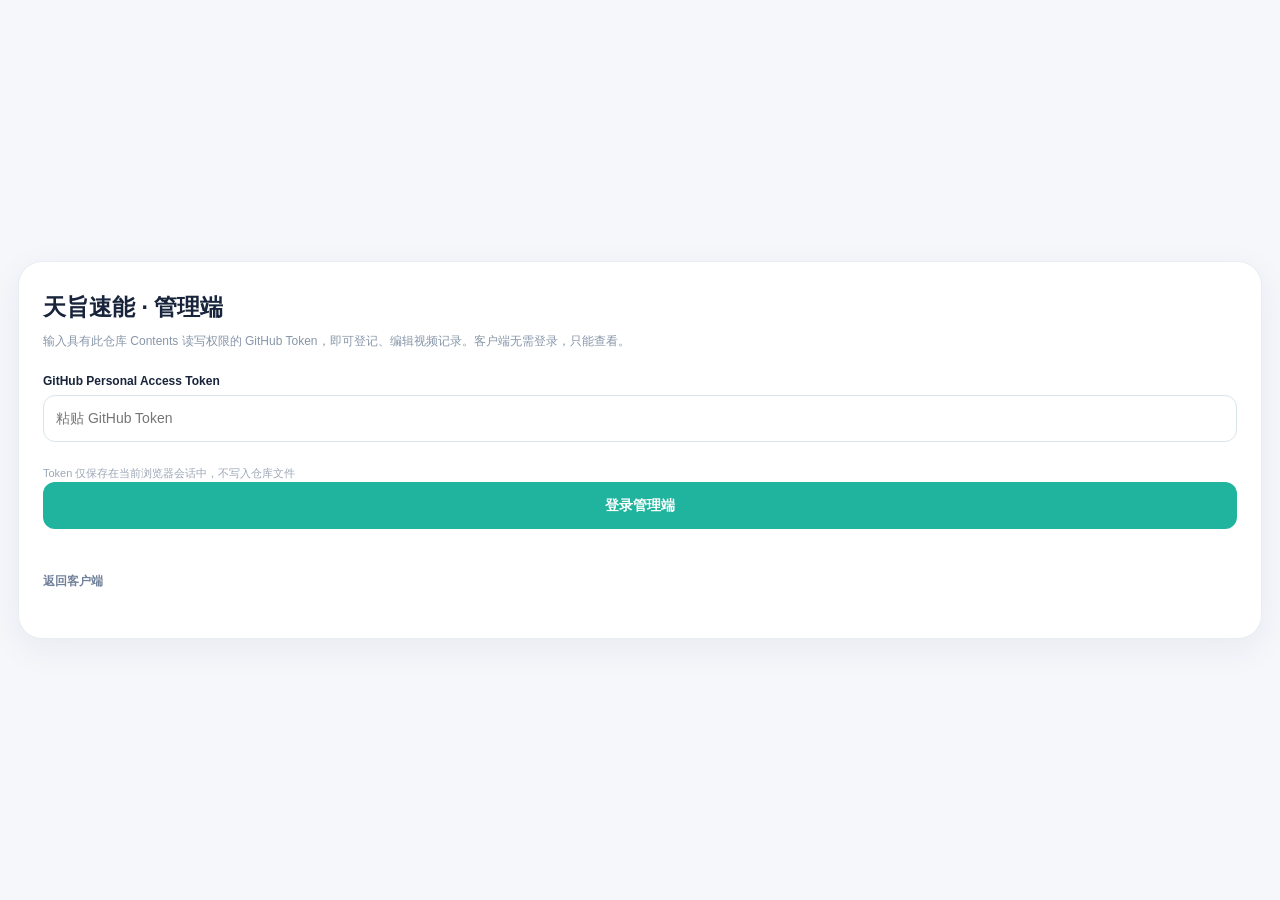
<file: tianzhi/admin.html>
<!doctype html>
<html lang="zh-CN">
<head>
  <meta charset="utf-8">
  <meta name="viewport" content="width=device-width, initial-scale=1, viewport-fit=cover">
  <meta name="theme-color" content="#17253e">
  <meta name="description" content="天旨速能视频交付管理端">
  <title>天旨速能 · 视频交付清单 · 管理端</title>
  <link rel="stylesheet" href="./styles.css">
</head>
<body data-role="admin">
  <div id="auth-view" class="auth-view" hidden>
    <div class="login-card"><h2>天旨速能 · 管理端</h2><p>输入具有此仓库 Contents 读写权限的 GitHub Token，即可登记、编辑视频记录。客户端无需登录，只能查看。</p><form id="login-form"><label for="admin-password">GitHub Personal Access Token</label><input id="admin-password" type="password" autocomplete="off" required placeholder="粘贴 GitHub Token"><div class="field-hint">Token 仅保存在当前浏览器会话中，不写入仓库文件</div><button type="submit">登录管理端</button></form><div id="login-error" class="login-error"></div><a href="./index.html" class="back-link">返回客户端</a></div>
  </div>
  <div id="app" class="app is-admin" hidden>
    <div id="demo-ribbon" class="demo-ribbon" hidden>本地演示模式 · 记录只保存在当前浏览器，不会与其他设备同步</div>
    <header class="hero" id="hero">
      <div class="hero-top"><div class="brand"><div class="brand-icon" id="brand-icon"></div><div class="brand-copy"><strong>天旨速能</strong><span>VIDEO DELIVERY RECORD</span></div></div><div class="topbar-actions"><span class="portal-chip">管理端</span><button id="logout-btn" type="button" class="text-action" style="color:#d0e7ed">退出</button></div></div>
      <div class="project-kicker">当前项目 / CURRENT PROJECT</div><h1 class="project-title">视频制作清单</h1>
    </header>
    <div id="dashboard">
      <div class="summary">
        <div class="summary-cards">
          <div class="metric"><div class="metric-heading"><span class="metric-icon" id="count-icon"></span>终稿视频数量</div><div class="metric-number"><span id="count-num">0</span><small>个</small></div></div>
          <div class="metric"><div class="metric-heading"><span class="metric-icon blue" id="time-icon"></span>终稿累计总时长</div><div class="metric-number"><span id="time-num">0</span><small>秒</small></div><div class="metric-foot" id="time-foot">合计 00:00 · 0秒</div></div>
        </div>
        <div class="progress-panel"><div class="progress-main"><div class="progress-meta"><span>100 个终稿 · 交付进度</span><span><strong id="done-num">0</strong> / 100 个目标</span></div><div class="progress-track"><div class="progress-fill" id="progress-fill"></div></div></div><div class="progress-score" id="progress-percent">0%</div></div>
      </div>
      <main class="content">
        <div class="section-top"><h2 class="section-title">视频明细</h2></div>
        <div class="search"><span id="search-icon"></span><input id="search-input" type="search" placeholder="搜索主题、序号或周次" autocomplete="off"><button id="clear-search" class="clear-search" aria-label="清除搜索"></button></div>
        <div class="result-line"><span id="result-left">读取记录中</span><span>按视频序号排列</span></div>
        <div class="video-list" id="video-list"><div class="loading">正在加载视频清单…</div></div>
        <div class="admin-tools"><button class="file-action" id="download-backup">导出数据备份</button><label class="file-action" for="import-file">导入 JSON 备份</label><input type="file" id="import-file" accept=".json,application/json" hidden></div>
        <div class="admin-helper">只有终稿计入视频数量、交付进度和累计总时长。初稿及演示稿仅供客户查看，不计入统计。</div>
        <div class="copyright">TIANZHISUNENG · DELIVERY LOG</div>
      </main>
    </div>
    <main id="detail-page" class="content is-detail detail-page" hidden><button class="back-link" id="back-list">← 返回视频清单</button><div id="detail-body" class="loading">正在加载详情…</div><div class="copyright">TIANZHISUNENG · DELIVERY LOG</div></main>
  </div>
  <div id="bottom-dock" class="bottom-dock admin-bottom" hidden><button id="add-record" class="dock-main" type="button"><span id="plus-icon"></span>登记视频版本</button></div>
  <div id="editor-overlay" class="overlay"><div class="sheet">
    <div class="sheet-head"><div><h2 id="editor-title">登记视频版本</h2><div class="sheet-caption">初稿、终稿按 NO.001～NO.100 管理；演示稿固定为 NO.000</div></div><button id="close-editor" class="close-btn" type="button" aria-label="关闭编辑窗">✕</button></div>
    <form id="editor-form" class="sheet-scroll">
      <div class="field-grid">
        <div class="field"><label for="video-seq">视频序号 <span class="required">*</span></label><select id="video-seq" required></select><div class="field-hint" id="seq-hint">下拉滚动选择 NO.001～NO.100</div></div>
        <div class="field"><label for="video-revision">稿件类型 <span class="required">*</span></label><select id="video-revision"><option value="初稿">初稿</option><option value="终稿">终稿</option><option value="演示稿">演示稿</option></select></div>
      </div>
      <div class="field"><label for="video-topic">视频主题 <span class="required">*</span></label><input id="video-topic" required maxlength="100" placeholder="例如：闪蒸厂房内设备安装"></div>
      <div class="field-grid">
        <div class="field"><label for="video-week">交付周次 <span class="required">*</span></label><div class="week-input">第 <input id="video-week" type="number" min="1" max="999" required value="1"> 周</div></div>
        <div class="field"><label for="video-duration">视频时长（秒） <span class="required">*</span></label><input id="video-duration" type="number" min="1" max="2592000" step="1" required placeholder="15"><div class="field-hint" id="duration-hint">手动输入总秒数</div></div>
      </div>
      <div class="field"><label for="video-url">百度网盘分享链接 <span class="required">*</span></label><textarea id="video-url" required rows="2" placeholder="粘贴网盘链接及提取码，例如：https://pan.baidu.com/s/… 提取码：abcd"></textarea><div class="field-hint">客户点击播放后将在百度网盘中观看</div></div>
      <div class="field"><label for="direct-url">网页内直接播放地址（可选）</label><input id="direct-url" type="url" placeholder="https://example.com/video.mp4"><div class="field-hint">如有允许浏览器播放的 HTTPS 视频直链，可在网页内播放</div></div>
      <div class="field"><label for="video-notes">制作说明 / 备注</label><textarea id="video-notes" rows="3" maxlength="1200" placeholder="视频内容、制作要求或改动说明"></textarea></div>
      <div class="sheet-footer" style="padding-left:0;padding-right:0"><button type="button" class="btn-secondary" id="cancel-editor">取消</button><button type="submit" class="btn-primary" id="save-editor">保存本次上传</button></div>
    </form>
  </div></div>
  <div id="video-player" class="video-overlay"><div class="video-player-box"><button class="player-close" id="close-player">关闭播放器 ✕</button><video id="native-player" controls playsinline preload="metadata"></video></div></div>
  <div class="toast" id="toast" role="status"></div>
  <script src="./config.js"></script>
  <script src="./app.js"></script>
</body>
</html>
</file>
<file: github-upload/style.css>
@import url('data:text/css,');
:root{--bg:#111312;--panel:#181b19;--line:#303530;--text:#eff0e9;--muted:#a0a69d;--accent:#d6ed9c}*{box-sizing:border-box}html{scroll-behavior:smooth;scroll-padding-top:80px}body{margin:0;background:var(--bg);color:var(--text);font-family:Arial,"Microsoft YaHei",sans-serif;font-size:14px}button,a,select{-webkit-tap-highlight-color:transparent}a{color:inherit;text-decoration:none}button,select{font:inherit}button{cursor:pointer;color:inherit;border:0}button:focus-visible,a:focus-visible,select:focus-visible,canvas:focus-visible{outline:2px solid var(--accent);outline-offset:5px}header{height:88px;margin:0 4%;display:flex;align-items:center;justify-content:space-between;border-bottom:1px solid var(--line);gap:24px}.brand{font-size:25px;font-weight:800;letter-spacing:2px;display:flex;align-items:center;gap:10px}.brand-icon{font-size:31px;font-weight:400}.brand-sub{font-size:9px;letter-spacing:1.5px;color:var(--muted);margin-left:15px;font-weight:400}nav{display:flex;align-items:center;gap:36px;color:var(--muted);font-size:12px}nav a:hover,nav .active{color:var(--text)}nav a:last-child span{margin-left:15px}.nav-meta{font-size:9px;letter-spacing:1.5px;color:var(--muted);white-space:nowrap}i{display:inline-block}.nav-meta i,.live-label i{width:5px;height:5px;background:var(--accent);border-radius:50%;margin-right:8px}.hero{display:grid;grid-template-columns:40% 60%;min-height:710px;padding:0 4%}.hero-copy{padding:65px 0 40px;position:relative;z-index:2}.eyebrow{font-size:10px;letter-spacing:2px;color:var(--muted);display:flex;align-items:center;gap:18px}.small-line{width:35px;height:1px;background:#67705e}h1{font-size:clamp(65px,7.3vw,112px);font-weight:500;line-height:.95;letter-spacing:-5px;margin:45px 0 26px}h1>span{display:block;font-size:clamp(42px,4.5vw,68px);line-height:1.18;letter-spacing:0;font-weight:500;margin-top:17px}.period{color:var(--accent)}.intro{color:var(--muted);line-height:1.9;font-size:13px;margin:0 0 30px}.primary{display:inline-flex;align-items:center;gap:55px;background:var(--accent);color:#20271b;padding:17px 23px;font-size:12px}.primary span{font-size:19px}.hero-foot{display:flex;align-items:center;gap:15px;margin-top:45px}.cross{font-size:30px;color:#5b6652;font-weight:200}.hero-foot p{font-size:10px;line-height:1.9;color:var(--muted)}.hero-foot p span{font-size:8px;letter-spacing:1px}.viewer{position:relative;min-width:0;overflow:hidden;background:radial-gradient(ellipse at 55% 48%,#363d34 0%,#20251f 38%,#111312 74%)}.viewer-grid{position:absolute;inset:12% 8% 13%;border:1px solid #c7d0ba0b;background:linear-gradient(90deg,transparent calc(50% - .5px),#b3bcad0a 50%,transparent calc(50% + .5px)),linear-gradient(transparent calc(50% - .5px),#b3bcad0a 50%,transparent calc(50% + .5px))}.stage-mark{position:absolute;top:38px;left:28px;font-size:10px;letter-spacing:2px;color:#858c80}.live-label{position:absolute;top:38px;right:22px;font-size:9px;letter-spacing:1px;color:#acb2a5;z-index:3}#scene{width:100%;height:100%;position:absolute;inset:0;opacity:0;transition:opacity .7s;touch-action:none}#scene.ready{opacity:1}#poster{position:absolute;width:100%;height:86%;top:5%;object-fit:contain;transition:opacity .7s}.loading{position:absolute;left:20%;right:20%;bottom:110px;font-size:10px;color:var(--accent);display:flex;justify-content:space-between;flex-wrap:wrap;gap:12px;z-index:4}.loading>div{height:1px;background:#637454;width:100%}.loading i{display:block;background:var(--accent);height:1px;width:0;transition:width .2s}.loading.error{background:#171d17e8;padding:15px;line-height:1.6}.stage-bottom{position:absolute;bottom:35px;left:28px;right:22px;display:flex;align-items:center;justify-content:space-between;gap:10px;z-index:3}.gesture{color:#92998b;font-size:10px;white-space:nowrap}.gesture span{font-size:19px;vertical-align:middle;margin-right:8px}.gesture b{margin:0 7px}.toolbar{display:flex;background:#252b24dd;border:1px solid #3e4939;border-radius:30px;align-items:center;padding:5px;backdrop-filter:blur(10px)}.toolbar button{background:transparent;padding:8px 12px;font-size:10px;white-space:nowrap}.toolbar button>span:first-child{font-size:15px;margin-right:4px}.toolbar button[aria-pressed=true]{color:var(--accent)}.divider{height:15px;width:1px;background:#4a5345}.icon-button{background:#252b24;border:1px solid #3c4538;width:35px;height:35px;border-radius:50%;font-size:22px}.fullscreen{position:absolute;right:22px;bottom:100px;z-index:3}.selection{position:absolute;top:75px;right:22px;border:1px solid #516644;padding:10px 15px;font-size:11px;background:#1b271bea;color:var(--accent)}.view-strip{border-top:1px solid var(--line);border-bottom:1px solid var(--line);padding:25px 4%;display:flex;justify-content:space-between;align-items:center;gap:30px}.view-strip>div{display:flex;align-items:center;gap:28px}.control-label{font-size:9px;letter-spacing:1.5px;color:var(--muted);white-space:nowrap}.segmented{display:flex;gap:5px}.segmented button{background:transparent;padding:11px 17px;font-size:11px;color:#979f90}.segmented button span{font-size:8px;margin-left:15px;opacity:.5}.segmented .selected{background:#303a29;color:var(--accent)}select{background:transparent;color:var(--text);border:0;padding:8px 20px 8px 0;font-size:11px}select option{background:#20251f}.wire-toggle{background:transparent;border-left:1px solid var(--line);padding:8px 0 8px 25px;font-size:18px;white-space:nowrap}.wire-toggle span{font-size:11px;margin-left:6px}.wire-toggle[aria-pressed=true]{color:var(--accent)}.details{padding:95px 8% 100px}.section-heading h2,.archive h2{font-size:34px;font-weight:400;letter-spacing:1px;margin:20px 0}.section-heading>p:last-child,.archive p{color:var(--muted);font-size:12px;line-height:1.9}.detail-grid{display:grid;grid-template-columns:1fr 1fr;gap:70px;margin-top:45px}.detail-image{position:relative;background:#22271f;min-height:480px;overflow:hidden}.detail-image img{width:100%;height:480px;object-fit:contain;filter:grayscale(.3)}.detail-image>span{position:absolute;bottom:22px;left:25px;font-size:9px;letter-spacing:2px;color:#a7b19d}.detail-image .corner{left:auto;right:25px;font-size:23px}.detail-list button{text-align:left;width:100%;background:none;border-top:1px solid var(--line);padding:27px 0;display:flex;gap:25px}.detail-list button:last-child{border-bottom:1px solid var(--line)}.detail-list button:hover h3{color:var(--accent)}.detail-num{font-size:10px;color:#7c8870;margin-top:5px}.detail-list h3{font-size:19px;font-weight:400;margin:0 0 14px}.detail-list p{color:var(--muted);line-height:1.8;font-size:12px;margin:0;max-width:340px}.detail-action{display:block;color:var(--accent);font-size:10px;margin-top:18px}.archive{margin:0 8%;padding:60px 0 80px;border-top:1px solid var(--line);display:grid;grid-template-columns:1fr 1fr;gap:70px}.archive dl{margin:10px 0 0}.archive dl>div{display:flex;justify-content:space-between;border-bottom:1px solid var(--line);padding:22px 0;gap:15px}.archive dt{font-size:11px;color:var(--muted)}.archive dd{font-size:13px;margin:0}.archive small{font-size:10px;color:var(--muted)}.download{display:inline-flex;gap:55px;padding:15px 0;border-bottom:1px solid #657355;margin-top:15px;font-size:12px}.download span{color:var(--accent);font-size:10px}footer{border-top:1px solid var(--line);padding:30px 4%;display:flex;justify-content:space-between;align-items:center}footer .brand{font-size:18px}footer>span{font-size:8px;letter-spacing:2px;color:#89917f}footer>a:last-child{font-size:10px;color:var(--muted)}.noscript{padding:20px}.viewer:fullscreen{background:#171c16;min-height:100vh}.viewer:fullscreen .stage-mark{top:30px}@media(min-width:1600px){.hero{min-height:830px}.hero-copy{padding-top:90px}}@media(max-width:1050px){.nav-meta{display:none}.brand-sub{display:none}.hero{grid-template-columns:42% 58%;min-height:660px}.gesture{display:none}.stage-bottom{justify-content:flex-end}.view-strip{flex-wrap:wrap}.detail-grid{gap:35px}.light-controls{margin-left:auto}}@media(max-width:650px){header{height:70px}.brand{font-size:20px}nav{gap:18px;font-size:10px}nav a:last-child{display:none}.hero{display:flex;flex-direction:column;padding:0 5%}.hero-copy{padding:32px 0 0}h1{font-size:65px;margin:25px 0 17px;letter-spacing:-3px}h1>span{font-size:36px;line-height:1.3;margin-top:10px}h1>span br{display:none}.intro{font-size:12px;margin-bottom:20px}.hero-foot{display:none}.primary{padding:12px 18px;gap:30px}.viewer{height:530px;margin:0 -5%;min-height:530px}.stage-mark,.live-label{top:25px}.stage-bottom{bottom:20px;left:20px;right:20px;justify-content:space-between}.gesture{display:block;font-size:9px}.toolbar button{padding:7px 9px}.fullscreen{bottom:77px}.view-strip{padding:20px 5%;gap:20px}.view-strip>div{gap:15px;width:100%}.segmented{flex:1;justify-content:space-between}.segmented button{padding:9px}.segmented button span{display:none}.control-label{font-size:8px}.light-controls{justify-content:space-between}.details{padding:60px 6%}.section-heading h2,.archive h2{font-size:27px}.detail-grid{grid-template-columns:1fr;gap:30px;margin-top:30px}.detail-image{min-height:360px}.detail-image img{height:360px}.archive{grid-template-columns:1fr;gap:25px;margin:0 6%;padding:40px 0 55px}footer>span{display:none}.archive dd{font-size:12px}}@media(prefers-reduced-motion:reduce){html{scroll-behavior:auto}*{transition:none!important}}
/* Continuous showroom: shared lighting across copy and 3D canvas. */
.hero{background:radial-gradient(ellipse at 75% 48%,#2b3326 0%,#1c221a 27%,#111312 65%)}
.viewer{background:transparent}
.viewer-grid{display:none}
.view-strip{border-top:0}
@media(max-width:650px){.hero{background:radial-gradient(ellipse at 55% 70%,#2b3326 0%,#1c221a 25%,#111312 65%)}}
</file>
<file: tianzhi/styles.css>
:root{--ink:#18243b;--muted:#8791a4;--line:#e9edf3;--base:#f5f7fb;--white:#fff;--teal:#40cbb5;--blue:#4e79f4;--round:20px;--shadow:0 10px 36px rgba(26,42,79,.06);font-family:Inter,-apple-system,BlinkMacSystemFont,"SF Pro Display","PingFang SC","Microsoft YaHei",sans-serif;color-scheme:light}
*{box-sizing:border-box}html{scroll-behavior:smooth}body{margin:0;color:var(--ink);background:linear-gradient(130deg,#e7edf5,#f9fafc 56%,#ecf2f4);font-size:14px}button,input,textarea,select{font:inherit}button{cursor:pointer}button:disabled{opacity:.4;cursor:not-allowed}button:focus-visible,input:focus-visible,textarea:focus-visible,select:focus-visible{outline:3px solid #87dacb;outline-offset:2px}svg{display:block}a{color:inherit}.app{min-height:100dvh;max-width:540px;margin:0 auto;background:var(--base);position:relative;box-shadow:0 0 65px rgba(27,41,69,.08);padding-bottom:112px;overflow:hidden}
.hero{min-height:317px;color:white;background:radial-gradient(ellipse 180px 210px at 110% 55%,rgba(90,132,186,.34),transparent 80%),radial-gradient(ellipse 180px 160px at 4% 0%,rgba(44,211,187,.10),transparent 80%),linear-gradient(135deg,#18253d 0%,#253857 100%);padding:22px 23px 63px;position:relative;border-radius:0 0 32px 32px;overflow:hidden}.hero:after{content:"";pointer-events:none;position:absolute;right:-54px;top:80px;width:240px;height:240px;border:1px solid rgba(255,255,255,.06);border-radius:50%;box-shadow:0 0 0 46px rgba(255,255,255,.018),0 0 0 90px rgba(255,255,255,.012)}
.hero-top{display:flex;align-items:center;justify-content:space-between;gap:10px;position:relative;z-index:1}.brand{display:flex;align-items:center;gap:10px}.brand-icon{display:grid;place-items:center;width:36px;height:36px;border-radius:12px;background:rgba(64,203,181,.16);border:1px solid rgba(102,230,208,.23);color:#67ecd3}.brand-copy strong{font-size:15px;font-weight:800;letter-spacing:.8px;display:block}.brand-copy span{font-size:9px;letter-spacing:2.1px;color:#abbace;font-weight:700;display:block;margin-top:3px}.hero-tools{display:flex;gap:8px;align-items:center;position:relative}.icon-btn{height:36px;width:36px;border:1px solid rgba(255,255,255,.15);border-radius:12px;background:rgba(255,255,255,.07);color:#e9f4fb;display:grid;place-items:center}.icon-btn:hover{background:rgba(255,255,255,.15)}.offline{border:1px solid rgba(169,232,218,.18);color:#b9eadd;background:rgba(90,208,178,.09);border-radius:100px;padding:7px 9px;font-size:10px;display:flex;align-items:center;gap:5px}.online-dot{height:6px;width:6px;border-radius:50%;background:#4ee0b8;box-shadow:0 0 12px #4ee0b87a}
.project-kicker{font-weight:700;font-size:11px;letter-spacing:1.6px;color:#b3c3d6;margin-top:39px;position:relative;z-index:1}.project-switch{padding:7px 0 3px;display:flex;align-items:center;gap:8px;max-width:100%;border:0;color:#fff;background:transparent;text-align:left;position:relative;z-index:1}.project-switch h1{font-size:29px;line-height:1.28;letter-spacing:-.6px;margin:0;font-weight:800;white-space:nowrap;overflow:hidden;text-overflow:ellipsis;max-width:calc(100vw - 95px)}.project-switch svg{flex:none;color:#92ddce}.client-line{font-size:12px;color:#b8c6d9;display:flex;align-items:center;gap:6px;margin:7px 0 0;position:relative;z-index:1;min-height:17px}.client-line svg{opacity:.6}
.summary{position:relative;z-index:2;margin:-68px 17px 0}.summary-cards{display:grid;grid-template-columns:1fr 1fr;gap:11px}.metric{background:white;border:1px solid #edf0f4;border-radius:21px;padding:18px 17px 16px;box-shadow:var(--shadow);min-height:134px}.metric-heading{display:flex;align-items:center;gap:7px;font-size:11px;font-weight:700;color:#78869c}.metric-icon{display:grid;place-items:center;height:24px;width:24px;border-radius:8px;background:#e8f8f4;color:#24b99f}.metric-icon.blue{background:#ecf1ff;color:#6386f4}.metric-number{font-size:37px;line-height:1.15;letter-spacing:-1.6px;font-weight:850;margin-top:14px;font-variant-numeric:tabular-nums}.metric-number small{font-size:13px;color:#7b899e;letter-spacing:0;font-weight:650;margin-left:4px}.metric-foot{font-size:11px;color:#98a2b2;margin-top:5px;white-space:nowrap;overflow:hidden;text-overflow:ellipsis}.progress-panel{display:flex;align-items:center;gap:16px;margin-top:11px;border:1px solid #edf0f4;border-radius:18px;background:white;padding:15px 17px;box-shadow:var(--shadow)}.progress-main{min-width:0;flex:1}.progress-meta{display:flex;align-items:center;justify-content:space-between;gap:12px;font-size:11px;color:#77849b}.progress-meta strong{color:var(--ink);font-weight:800}.progress-track{background:#eaf0f3;border-radius:100px;overflow:hidden;height:7px;margin:11px 0 2px}.progress-fill{height:100%;width:0;background:linear-gradient(90deg,#35d2b6,#69dcca);border-radius:100px;transition:width .3s}.progress-score{height:55px;width:55px;display:grid;place-items:center;flex:none;background:#e9f8f4;color:#249f8e;border-radius:50%;font-weight:850;font-size:16px;letter-spacing:-.5px}
.content{padding:26px 17px 0}.section-top{display:flex;justify-content:space-between;align-items:center;gap:8px}.section-title{font-size:19px;letter-spacing:-.5px;font-weight:830;margin:0}.section-caption{color:#9aa5b5;font-size:11px;margin:4px 0 0}.inline-action{border:0;background:none;color:#6d8098;font-size:12px;font-weight:700;display:flex;align-items:center;gap:4px;padding:8px 0}.inline-action:hover{color:#1f9e8c}
.search{display:flex;align-items:center;gap:9px;border-radius:15px;background:white;border:1px solid #e8ecf2;height:45px;padding:0 14px;color:#9aa7b7;margin-top:17px}.search input{border:0;outline:0!important;flex:1;min-width:0;background:transparent;font-size:13px;color:#273752}.search input::placeholder{color:#acb6c4}.clear-search{border:0;background:#eff2f6;color:#7f8da1;border-radius:50%;width:22px;height:22px;display:none;place-items:center;padding:0}.clear-search.visible{display:grid}.filters{display:flex;gap:8px;overflow:auto;padding:15px 0 5px;scrollbar-width:none}.filters::-webkit-scrollbar{display:none}.filter{white-space:nowrap;background:#eef1f5;color:#758399;border-radius:10px;padding:8px 12px;font-size:12px;font-weight:700;border:1px solid transparent;line-height:1.1}.filter.active{background:#e5f8f3;color:#148e7c;border-color:#c8eee3}.result-line{font-size:11px;color:#9ba5b5;margin:14px 1px 12px;display:flex;justify-content:space-between;gap:10px}.result-line strong{color:#60738b}
.video-list{display:flex;flex-direction:column;gap:11px}.video-card{display:flex;gap:14px;background:#fff;padding:11px;border-radius:19px;border:1px solid #e9edf3;box-shadow:0 4px 19px rgba(21,36,65,.035);min-height:138px;position:relative;transition:transform .15s,border-color .15s;cursor:pointer}.video-card:active{transform:scale(.985)}.video-card:hover{border-color:#d0e9e3}.thumb{width:112px;flex:0 0 112px;border-radius:13px;position:relative;overflow:hidden;min-height:116px;background:linear-gradient(155deg,#263d58,#152238)}.thumb:after{content:"";position:absolute;inset:0;pointer-events:none;background:linear-gradient(0deg,rgba(9,22,37,.38),transparent 70%)}.thumb-art{height:100%;display:flex;flex-direction:column;align-items:center;justify-content:center;gap:8px;color:#96afc2;background:radial-gradient(circle at 72% 20%,#42607899,transparent 50%),repeating-linear-gradient(145deg,transparent 0,transparent 15px,#ffffff06 16px,#ffffff06 17px)}.thumb-art span{font-size:10px;letter-spacing:.4px}.thumb-count{position:absolute;bottom:8px;left:8px;z-index:1;background:#18233cbd;color:white;font-size:10px;font-weight:650;padding:4px 7px;border-radius:6px;display:flex;align-items:center;gap:4px}.video-body{flex:1;min-width:0;padding:4px 2px 1px 0;display:flex;flex-direction:column}.video-overline{display:flex;align-items:center;justify-content:space-between;gap:5px}.video-seq{font-size:11px;color:#66839a;font-weight:800;letter-spacing:.9px}.status{border-radius:7px;padding:5px 7px;font-size:10px;font-weight:800;white-space:nowrap;line-height:1}.status.todo{background:#f0f2f6;color:#8793a6}.status.doing{background:#eaf1ff;color:#507bdc}.status.review{background:#fff4e5;color:#da963c}.status.done{background:#def7ef;color:#219b79}.video-title{font-size:15px;line-height:1.45;margin:10px 0 5px;font-weight:800;color:#1e2c45;word-break:break-word;display:-webkit-box;-webkit-line-clamp:2;-webkit-box-orient:vertical;overflow:hidden}.video-note{color:#9ca7b7;font-size:11px;line-height:1.45;white-space:nowrap;overflow:hidden;text-overflow:ellipsis;margin:0}.video-bottom{display:flex;align-items:center;justify-content:space-between;margin-top:auto;padding-top:10px;gap:5px;color:#9ba8b9}.duration-chip{color:#283b54;font-weight:850;font-size:13px;font-variant-numeric:tabular-nums;display:flex;align-items:center;gap:5px}.duration-chip svg{color:#58b9aa}.duration-chip span{font-size:10px;color:#a0aabd;font-weight:550}.card-edit{height:28px;width:28px;border:0;background:#f4f6f9;color:#8390a1;border-radius:9px;display:grid;place-items:center;flex:none}
.empty{background:white;border:1px dashed #d7e0e7;border-radius:22px;padding:43px 20px 37px;text-align:center;margin-top:3px}.empty-illustration{width:90px;height:90px;margin:0 auto 18px;background:linear-gradient(135deg,#e6f8f4,#e9eefc);border-radius:27px;display:grid;place-items:center;color:#42b9a4;transform:rotate(-7deg)}.empty-illustration svg{transform:rotate(7deg)}.empty h3{font-size:16px;margin:0 0 8px}.empty p{line-height:1.85;color:#9ca7b5;font-size:12px;margin:0 0 20px}.empty-btn{background:#243a55;color:white;border:0;border-radius:11px;padding:11px 17px;font-weight:750}
.bottom-dock{position:fixed;bottom:0;left:50%;transform:translateX(-50%);width:min(100%,540px);padding:14px 17px calc(16px + env(safe-area-inset-bottom));background:linear-gradient(0deg,var(--base) 75%,#f5f7fb00);display:flex;gap:11px;align-items:center;z-index:20}.dock-secondary{border:1px solid #e0e7eb;color:#64758b;background:white;height:54px;border-radius:16px;padding:0 16px;display:flex;gap:8px;align-items:center;font-weight:800;box-shadow:0 5px 20px #2434540a}.dock-main{flex:1;background:#27b9a2;border:0;border-radius:16px;color:white;height:54px;box-shadow:0 10px 20px #26b7a53b;font-weight:830;display:flex;justify-content:center;align-items:center;gap:9px;letter-spacing:.1px;font-size:14px}.dock-main:hover{background:#20ab96}
.menu{position:absolute;z-index:40;right:0;top:46px;border:1px solid #e7ebf1;box-shadow:0 15px 38px #0d203b24;border-radius:16px;background:white;color:#26364f;min-width:192px;padding:7px}.menu button{display:flex;align-items:center;gap:10px;background:none;border:0;border-radius:9px;padding:12px 10px;width:100%;text-align:left;color:inherit;font-weight:700;font-size:12px}.menu button:hover{background:#f4f6f8}.menu button svg{color:#6a8197}
.overlay{position:fixed;inset:0;background:#10213791;backdrop-filter:blur(4px);z-index:50;display:none;justify-content:center;align-items:flex-end}.overlay.open{display:flex}.sheet{width:100%;max-width:540px;max-height:93dvh;background:#fff;border-radius:26px 26px 0 0;box-shadow:0 -15px 60px #0d1b2d2b;display:flex;flex-direction:column;padding-bottom:env(safe-area-inset-bottom);animation:slideup .18s ease-out}.sheet.short{max-height:86dvh}@keyframes slideup{from{transform:translateY(24px);opacity:.8}to{transform:translateY(0);opacity:1}}.sheet-head{padding:19px 21px 13px;display:flex;align-items:center;justify-content:space-between;border-bottom:1px solid #eef0f4;flex:none}.sheet-head h2{font-size:18px;margin:0;font-weight:840}.sheet-head .sheet-caption{color:#8a96a8;font-size:11px;margin-top:3px}.close-btn{height:33px;width:33px;display:grid;place-items:center;color:#708199;background:#f1f4f6;border-radius:10px;border:0}.sheet-scroll{overflow-y:auto;padding:21px;overscroll-behavior:contain}.sheet-footer{padding:14px 21px 18px;border-top:1px solid #edf0f3;display:flex;gap:10px;flex:none}.btn-primary{background:#23b8a0;border:0;color:white;font-weight:820;border-radius:13px;padding:14px 18px;flex:1}.btn-secondary{background:#edf1f5;border:0;color:#596b83;font-weight:790;border-radius:13px;padding:14px 18px}.btn-danger{background:#fff0f0;color:#d6585e;border:0;border-radius:12px;font-weight:800;padding:12px 15px}.field{margin-bottom:18px}.field label{font-size:12px;font-weight:800;color:#34455c;display:flex;align-items:center;gap:6px;margin-bottom:8px}.required{color:#f27a7a}.field input,.field textarea,.field select{width:100%;min-height:45px;background:#f7f9fb;border-radius:12px;border:1px solid #e7ebf1;color:#1e2d45;padding:12px 13px;outline:none}.field input:focus,.field textarea:focus,.field select:focus{background:#fff;border-color:#56c9b6}.field textarea{min-height:84px;resize:vertical;line-height:1.6}.field-hint{color:#9ca7b6;font-size:11px;margin-top:7px;line-height:1.6}.field-grid{display:grid;grid-template-columns:1fr 1fr;gap:13px}.field-grid .field{min-width:0}.select-wrap{position:relative}.section-divider{height:1px;background:#eef1f5;margin:7px 0 18px}.project-list{display:grid;gap:9px}.project-row{border:1px solid #e8ecf1;border-radius:15px;padding:14px;display:flex;align-items:center;gap:12px;cursor:pointer}.project-row.active{border-color:#95e3d2;background:#f1fbf8}.project-avatar{height:43px;width:43px;border-radius:12px;background:#eaf1fc;color:#6280ad;display:grid;place-items:center;flex:none}.project-row.active .project-avatar{background:#d9f6eb;color:#20ae96}.project-info{flex:1;min-width:0}.project-info strong{display:block;font-size:13px;overflow:hidden;white-space:nowrap;text-overflow:ellipsis}.project-info small{display:block;margin-top:5px;color:#97a2b3;font-size:11px}.project-edit{background:#f0f3f6;color:#7a899e;border:0;border-radius:9px;padding:8px}.project-footer-actions{margin-top:15px;display:flex;gap:9px}.project-new{border:1px dashed #a7dcd0;background:#f4fbf8;color:#219e8b;width:100%;padding:15px;border-radius:13px;font-weight:800;display:flex;align-items:center;gap:8px;justify-content:center}.helper-box{padding:12px 14px;border-radius:13px;background:#f4f7fa;color:#8190a3;font-size:11px;line-height:1.8;margin:10px 0 0}
.detail-kicker{font-size:11px;letter-spacing:1px;color:#83a0aa;font-weight:820}.detail-title{font-weight:850;font-size:23px;letter-spacing:-.5px;margin:8px 0 13px;line-height:1.45}.detail-stats{display:flex;gap:10px;flex-wrap:wrap;align-items:center;margin-bottom:20px}.detail-stat{display:flex;gap:5px;align-items:center;color:#64778e;font-size:12px;background:#f3f5f9;padding:9px 11px;border-radius:10px}.detail-stat b{color:#243750}.detail-h{font-size:12px;font-weight:800;margin:0 0 11px;color:#33455d}.detail-empty{background:#f4f6f9;color:#9aa7b5;border-radius:13px;text-align:center;padding:22px;font-size:12px;margin-bottom:20px}.detail-notes{font-size:13px;line-height:1.9;white-space:pre-wrap;color:#65758b;background:#f7f9fb;border-radius:14px;padding:14px;word-break:break-word;margin:0 0 17px}.order-controls{display:flex;gap:8px;flex-wrap:wrap;align-items:center;margin-top:16px}.order-controls button{border:1px solid #e7ebf0;background:white;padding:9px 12px;border-radius:9px;color:#708098;font-weight:700;font-size:12px}.detail-actions{display:flex;gap:10px}.detail-actions button{flex:1}.toast{z-index:99;position:fixed;bottom:calc(95px + env(safe-area-inset-bottom));left:50%;transform:translateX(-50%) translateY(15px);background:#27354b;color:white;padding:12px 17px;border-radius:12px;font-size:12px;box-shadow:0 8px 30px #1c30484a;max-width:90vw;opacity:0;pointer-events:none;transition:opacity .18s,transform .18s;text-align:center}.toast.show{opacity:1;transform:translateX(-50%) translateY(0)}.storage-warning{font-size:11px;color:#b25f32;background:#fff2df;border-radius:11px;padding:11px 14px;margin:12px 17px 0;line-height:1.7;display:none}.storage-warning.visible{display:block}.copyright{text-align:center;color:#b2bcc9;font-size:10px;padding:30px 0 0;letter-spacing:.3px}
@media (min-width:650px){.app{min-height:100vh}.hero{border-radius:0 0 32px 32px}}@media(max-width:355px){.hero{padding-left:18px;padding-right:18px}.summary{margin-left:12px;margin-right:12px}.content{padding-left:12px;padding-right:12px}.metric{padding:15px 12px}.metric-number{font-size:32px}.video-card{gap:10px}.thumb{width:93px;flex-basis:93px}.video-title{font-size:14px}.bottom-dock{padding-left:12px;padding-right:12px}}@media(prefers-reduced-motion:reduce){*,*:before,*:after{animation:none!important;transition:none!important}}
.week-input{height:45px;border-radius:12px;background:#f7f9fb;border:1px solid #e7ebf1;display:flex;align-items:center;gap:7px;padding:0 11px;color:#64758a}.week-input input{border:0!important;background:transparent!important;padding:3px!important;min-height:30px!important;min-width:0;flex:1;text-align:center;font-weight:850;font-size:17px;outline:0!important}.cloud-link{display:flex;align-items:center;justify-content:center;gap:8px;text-decoration:none;background:#1dafa0;color:white;padding:13px;border-radius:12px;font-weight:800;margin:0 0 20px}.cloud-link:hover{background:#169986}.cloud-text{font-size:11px;color:#8694a5;word-break:break-all;margin:-13px 0 20px}.revision-tag{border-radius:7px;padding:5px 8px;font-weight:800;font-size:10px;background:#e6f3ff;color:#3875b1}.revision-tag.revised{background:#fff1e5;color:#b87635}.week-pill{color:#6e88a1;font-size:11px;font-weight:750}.progress-score{font-size:14px}.thumb-count{background:#15243ac9}.hero{min-height:302px}.metric-number{font-size:35px}

/* 天旨速能简化版：固定单清单，纯展示标题，无导出、项目、筛选菜单 */
.hero{min-height:294px;padding-bottom:54px}
.project-title{font-size:29px;line-height:1.28;letter-spacing:-.6px;margin:7px 0 0;font-weight:800;color:#fff;max-width:100%;white-space:nowrap;overflow:hidden;text-overflow:ellipsis;position:relative;z-index:1}
.summary{margin-top:-68px}
.metric{min-height:128px}
.content{padding-top:28px}
.result-line{margin-top:25px}
.bottom-dock .dock-main{width:100%;flex:1}
@media(max-width:355px){.project-title{font-size:26px}}


/* v3 - client/admin dual portal and full details */
.app{padding-bottom:70px}.app.is-admin{padding-bottom:116px}.hero{min-height:282px}.summary{margin-top:-68px}.result-line{margin-top:19px}
.portal-chip{font-weight:800;font-size:10px;letter-spacing:.3px;color:#b9ece0;background:#204b51a1;border:1px solid #477f84;padding:7px 10px;border-radius:40px;white-space:nowrap}.admin-head{display:flex;justify-content:space-between;align-items:center;gap:10px;margin-bottom:6px}.admin-head p{font-size:11px;color:#8d9bae;margin:0}.text-action{background:transparent;border:none;color:#71839a;font-weight:700;font-size:11px;padding:8px}.topbar-actions{display:flex;align-items:center;gap:6px;z-index:2}.version-final{background:#e4f8f0;color:#16a07b}.version-draft{background:#eaf1ff;color:#4c7ab2}.video-card{min-height:132px}.video-card .thumb{min-height:111px}.version-bubble{color:#7891aa;font-size:10px;margin-top:5px}.card-chevron{color:#9fb2c1;align-self:center;flex-shrink:0}.status{font-size:10px}.metric-number{font-size:35px}.admin-bottom .dock-main{width:100%}.content.is-detail{padding-top:21px}.detail-page{min-height:80dvh}.back-link{display:flex;align-items:center;gap:8px;color:#71829a;font-size:12px;font-weight:800;text-decoration:none;border:0;background:transparent;padding:9px 0 18px}.detail-placeholder{width:100%;aspect-ratio:16/10;border-radius:20px;background:linear-gradient(150deg,#254463,#152236);overflow:hidden;display:grid;place-items:center;color:#c8d9e5;position:relative}.detail-hero-title{font-size:23px;line-height:1.35;margin:20px 0 8px;overflow-wrap:anywhere}.detail-meta{display:flex;align-items:center;gap:8px;flex-wrap:wrap;margin:12px 0 18px}.meta-pill{background:#eaf0f5;color:#63809a;padding:7px 9px;border-radius:8px;font-size:11px;font-weight:800}.play-primary{width:100%;min-height:52px;background:#23b8a0;border:0;border-radius:15px;color:white;font-weight:840;display:flex;justify-content:center;align-items:center;gap:8px;font-size:15px;box-shadow:0 9px 20px #25a99430;margin:8px 0 16px}.play-primary:disabled{opacity:.5}.detail-hint{font-size:11px;color:#8b9caf;line-height:1.7;margin:0 0 18px}.record-list{display:flex;flex-direction:column;gap:10px;margin:12px 0 18px}.record-row{padding:14px;border:1px solid #e5ebf0;border-radius:15px;background:white;display:flex;align-items:center;gap:12px;text-align:left;color:#283951;width:100%}.record-row.active{border-color:#37c3a8;background:#effbf7;box-shadow:0 3px 17px #2eb39a12}.record-row-main{flex:1;min-width:0}.record-row-title{font-weight:820;font-size:12px;display:flex;align-items:center;gap:8px;margin-bottom:6px}.record-row-time{font-size:11px;color:#8797a8;display:block;line-height:1.6}.record-small{font-size:11px;color:#9da8b6;min-width:0}.detail-section-title{font-size:14px;font-weight:850;margin:26px 0 13px}.detail-text{background:white;border:1px solid #e8ecf0;border-radius:14px;padding:15px;font-size:12px;color:#5d7087;white-space:pre-wrap;line-height:1.8;overflow-wrap:anywhere}.detail-link{font-size:11px;color:#7199ae;overflow-wrap:anywhere;line-height:1.5}.manage-actions{display:flex;gap:9px;margin:12px 0 2px}.manage-actions button{flex:1;padding:12px 8px;border-radius:11px;font-weight:800;border:1px solid #dbe6ec;background:white;color:#637890}.manage-actions .delete{background:#fff2f2;border:1px solid #f9d7d7;color:#d6606a}.subtle{color:#96a5b4}.field-tip{font-size:12px;line-height:1.5;color:#90a1af}.auth-view{padding:29px 18px;background:var(--base);min-height:100dvh;display:grid;align-items:center}.login-card{background:white;padding:30px 24px;border-radius:24px;box-shadow:var(--shadow);border:1px solid #e9edf2}.login-card h2{font-size:23px;margin:0 0 8px}.login-card p{font-size:12px;color:#8796a8;line-height:1.8;margin:0 0 21px}.login-card label{display:block;font-size:12px;font-weight:800;margin-bottom:7px}.login-card input{width:100%;height:47px;padding:12px;border:1px solid #dae5eb;border-radius:12px;margin-bottom:16px}.login-card button[type=submit]{width:100%;border:0;border-radius:12px;background:#20b49e;color:white;height:47px;font-weight:800}.login-error{min-height:25px;color:#db5c63;font-size:12px;margin-top:10px}.admin-helper{padding:11px 14px;background:#eef7f6;color:#578780;border-radius:12px;font-size:11px;line-height:1.75;margin-top:12px}.loading{padding:38px 10px;color:#8ca1b2;text-align:center;font-size:12px}.error-box{padding:18px;color:#b25f4f;background:#fff2e9;border-radius:14px;font-size:12px;line-height:1.7}.file-action{background:#f7f9fb;border:1px solid #e2eaf0;color:#627c91;border-radius:11px;padding:10px;font-weight:750;font-size:11px}.admin-tools{display:flex;align-items:center;gap:8px;flex-wrap:wrap;padding:13px 0 3px}.demo-ribbon{font-size:10px;background:#fff4db;color:#ab7a32;padding:7px 13px;text-align:center}.video-overlay{position:fixed;inset:0;background:#081326eb;display:none;z-index:90;align-items:center;justify-content:center;padding:15px}.video-overlay.open{display:flex}.video-player-box{max-width:700px;width:100%;position:relative}.video-player-box video{width:100%;max-height:80dvh;background:#000;border-radius:12px}.player-close{position:absolute;right:0;top:-46px;padding:8px 12px;color:white;background:#fff2;border:1px solid #ffffff33;border-radius:9px}.app .copyright{margin-top:10px}.app.is-admin .content:not(.is-detail){padding-bottom:20px}
@media(max-width:355px){.video-card{gap:8px}.thumb{flex-basis:94px;width:94px}.metric{padding:15px 12px}.progress-meta{font-size:10px}.record-row{padding:11px}.hero-top .brand-copy span{letter-spacing:1px}}
[hidden]{display:none!important}

/* V4: final/draft/demo classification and no screenshot UI */
.version-demo{background:#fff1df;color:#b77931}
.detail-placeholder>div{display:flex;flex-direction:column;align-items:center;justify-content:center;gap:10px;font-size:12px;letter-spacing:1px;color:#c8d9e5}
.detail-placeholder>div svg{opacity:.9}
</file>
